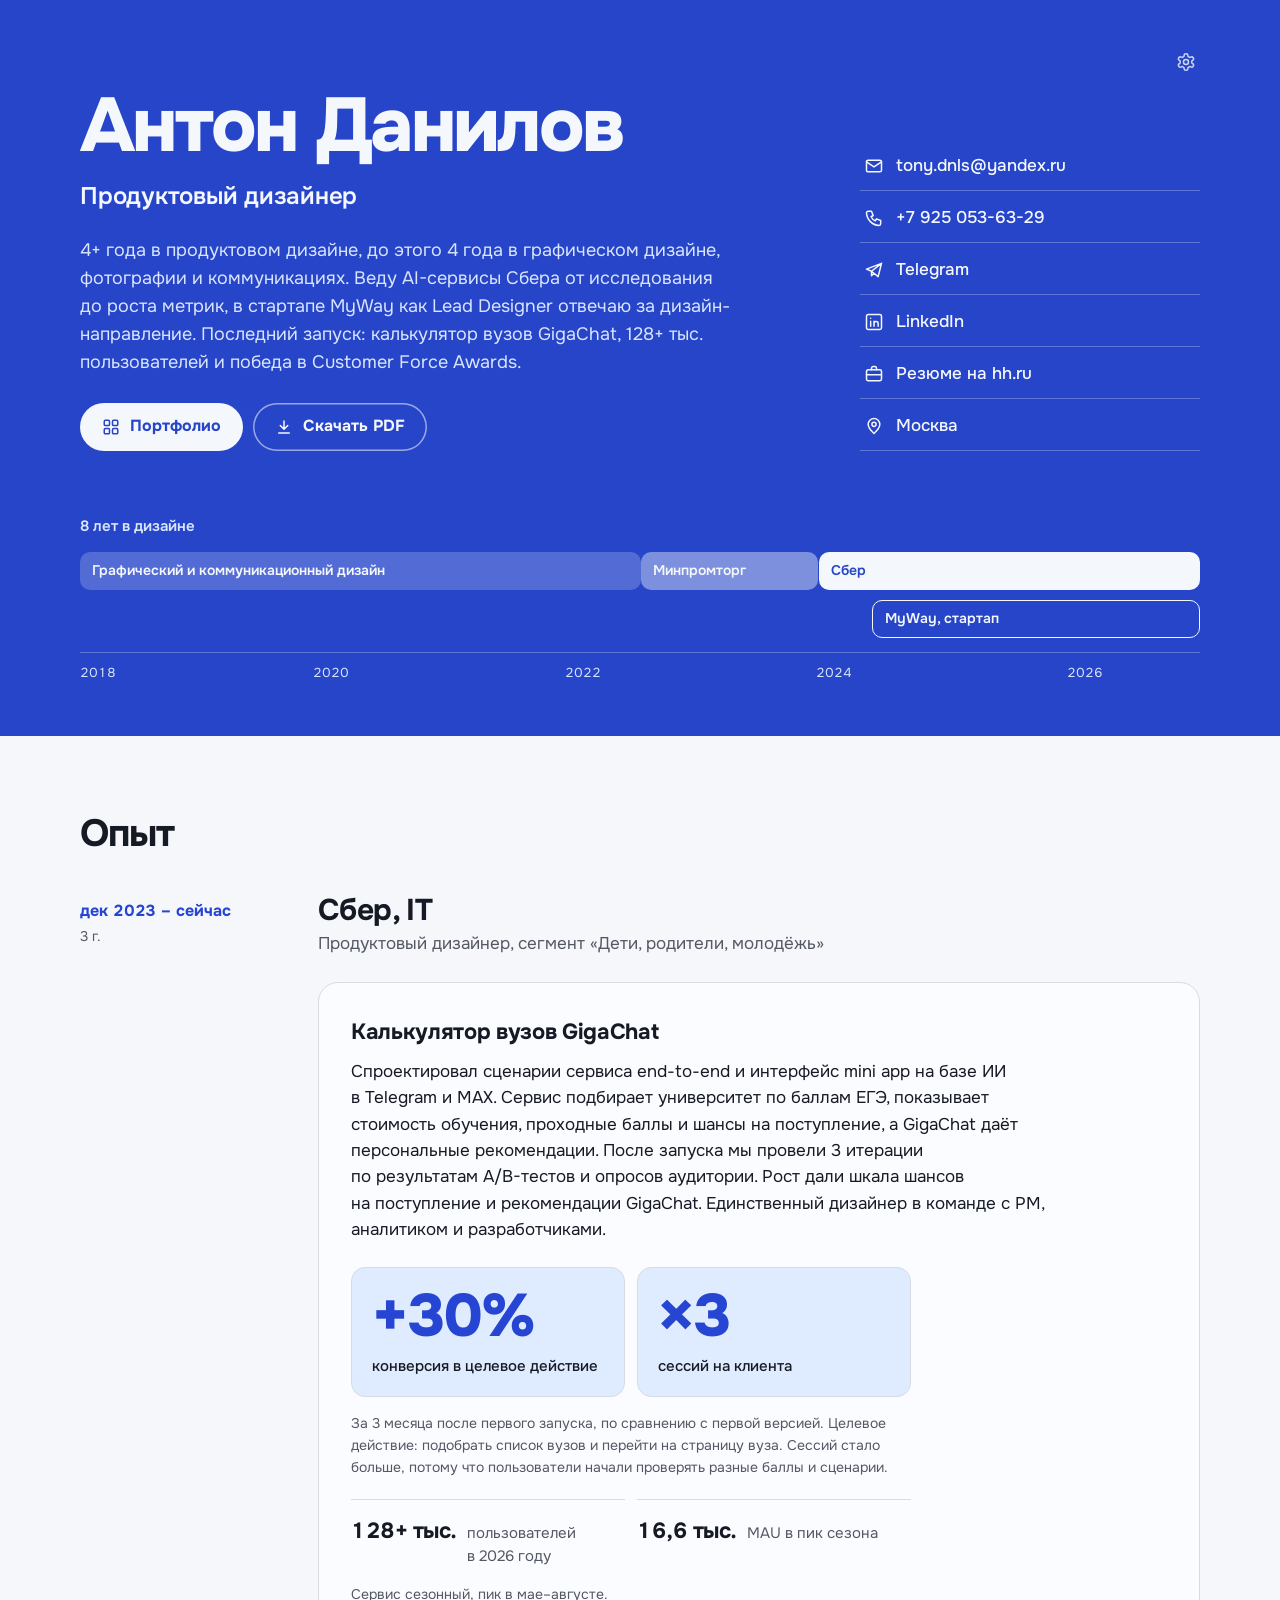
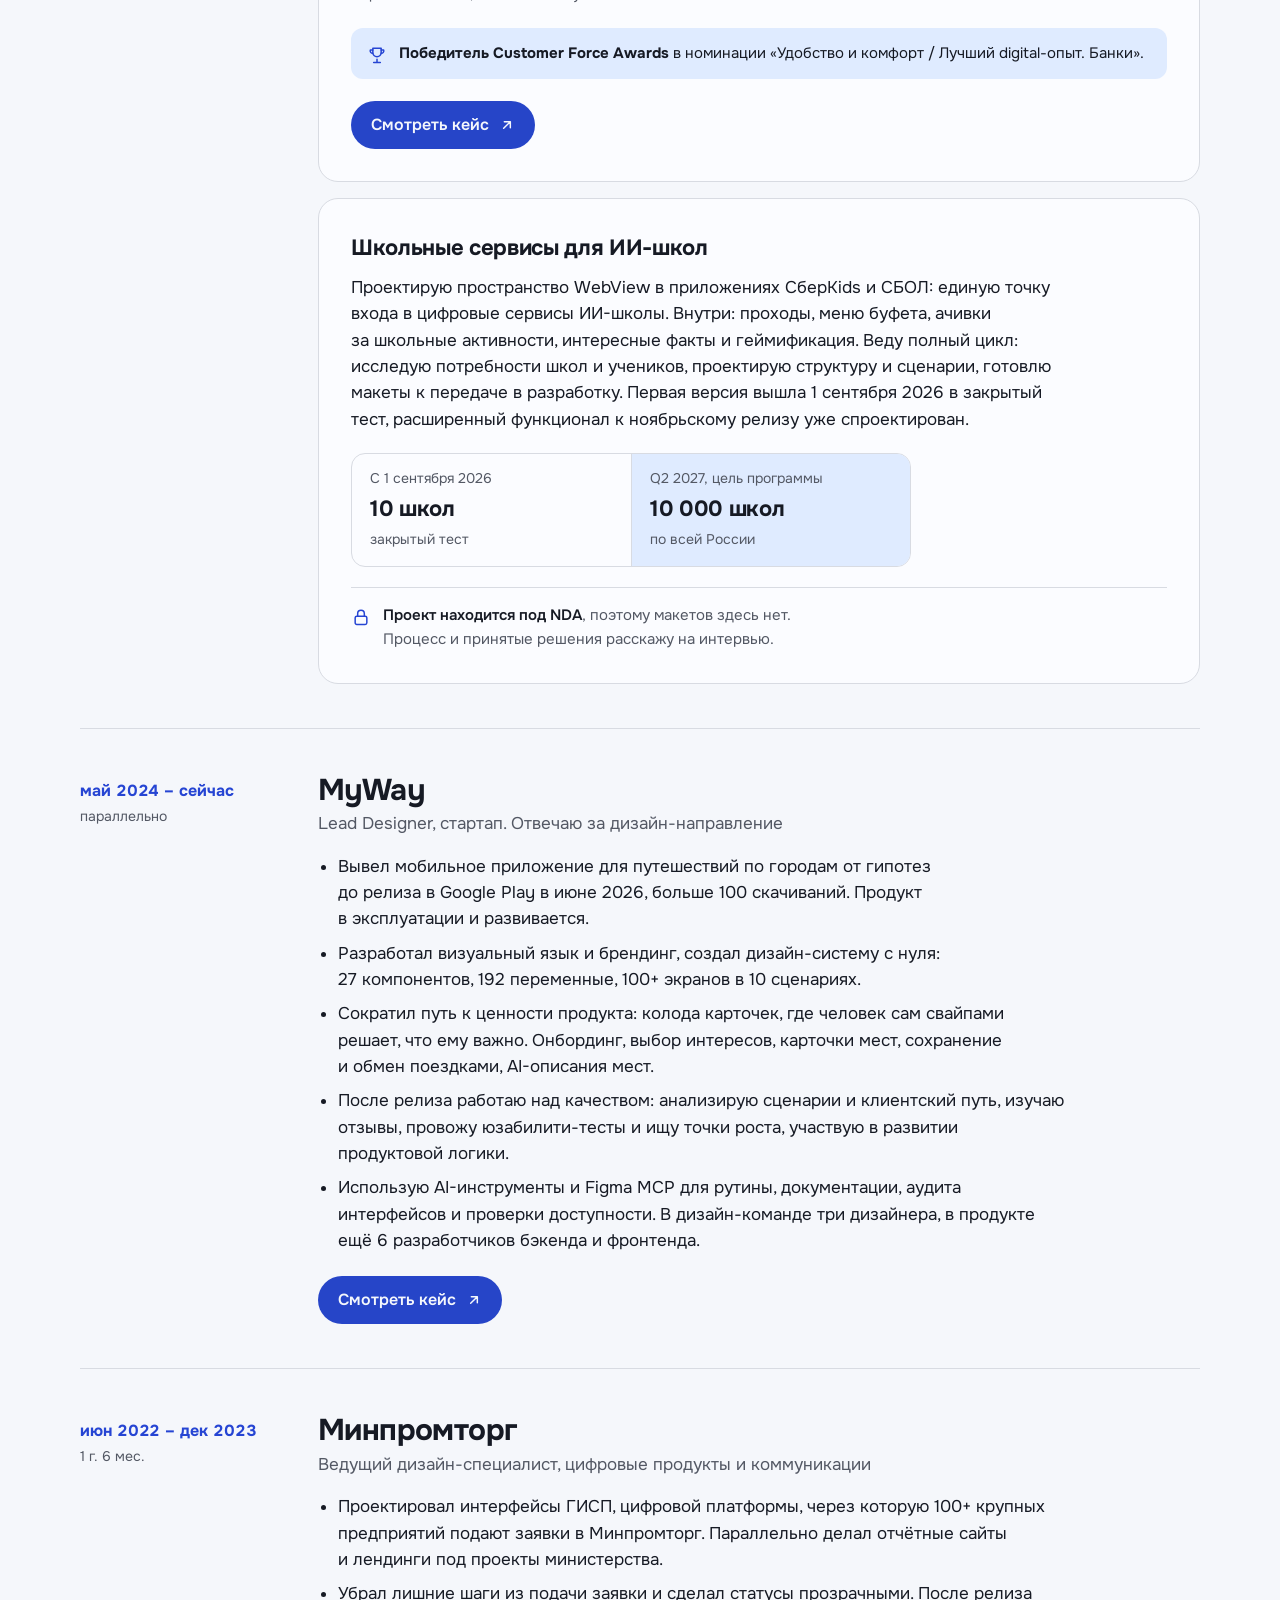
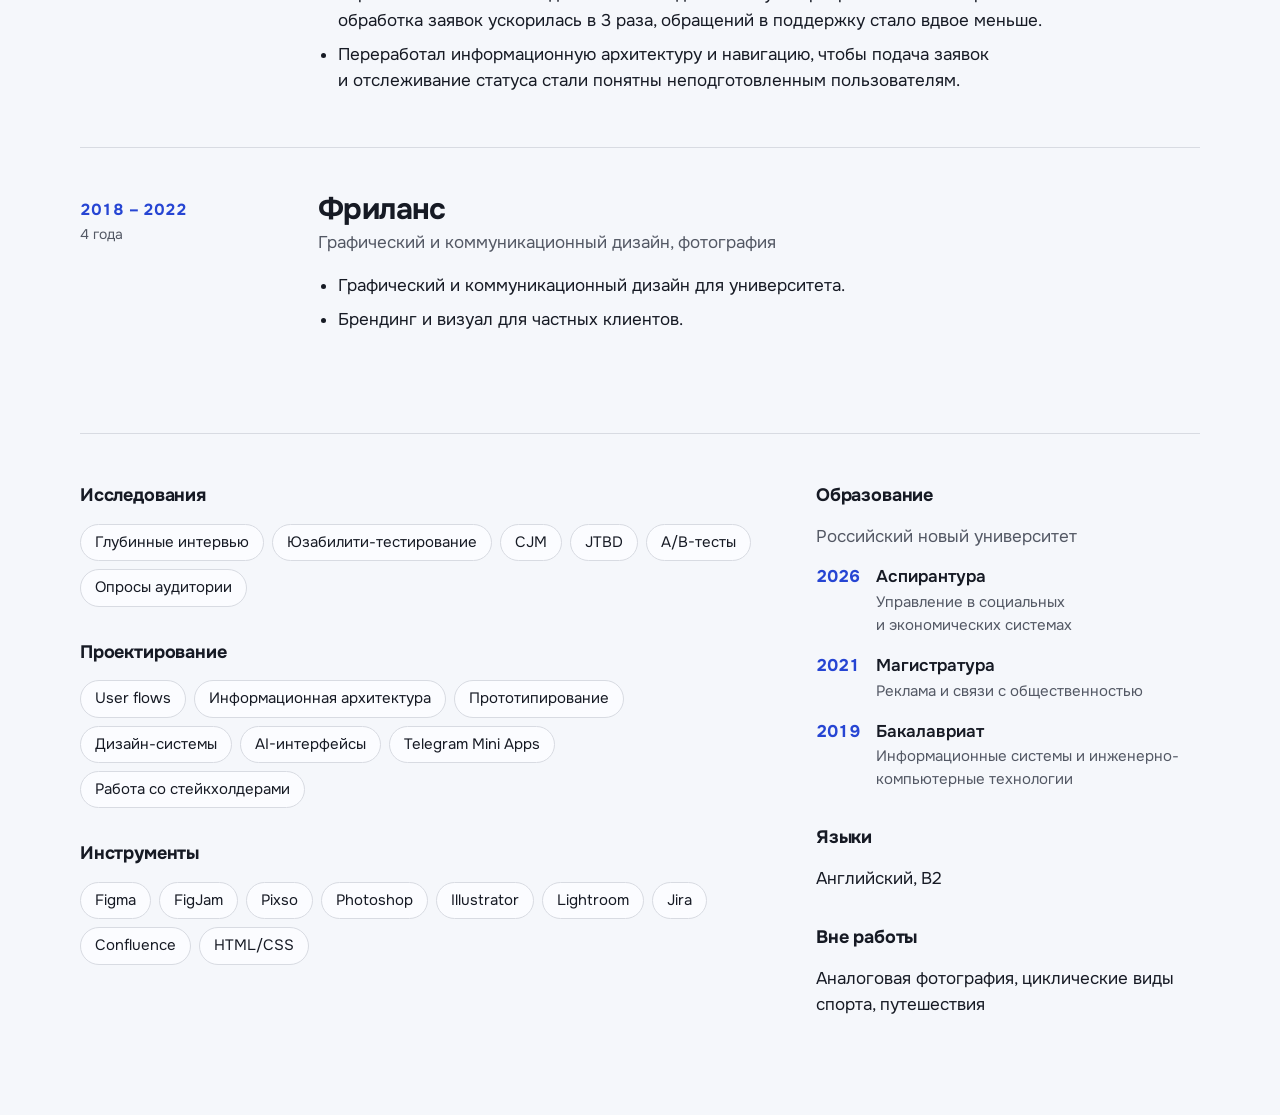
<file: index.html>
<!doctype html>
<html lang="ru">
<head>
<meta charset="utf-8">
<meta name="viewport" content="width=device-width, initial-scale=1">
<title>Антон Данилов, продуктовый дизайнер</title>
<link rel="icon" href="favicon.ico" sizes="32x32">
<link rel="icon" href="favicon.svg" type="image/svg+xml">
<link rel="apple-touch-icon" href="apple-touch-icon.png">
<meta property="og:type" content="profile">
<meta property="og:locale" content="ru_RU">
<meta property="og:site_name" content="Антон Данилов">
<meta property="og:title" content="Антон Данилов, продуктовый дизайнер">
<meta property="og:description" content="Продуктовый дизайнер: 4+ года в продуктовом дизайне, 8 лет в дизайне. AI-сервисы Сбера и стартап MyWay, от исследования до роста метрик.">
<meta property="og:url" content="https://ncc-1701-tony.github.io/MyCV/">
<meta property="og:image" content="https://ncc-1701-tony.github.io/MyCV/og-image.png">
<meta property="og:image:width" content="1200">
<meta property="og:image:height" content="630">
<meta property="og:image:alt" content="Антон Данилов, продуктовый дизайнер">
<meta name="twitter:card" content="summary_large_image">
<meta name="description" content="Продуктовый дизайнер: 4+ года в продуктовом дизайне, 8 лет в дизайне. AI-сервисы Сбера и стартап MyWay, от исследования до роста метрик.">
<link rel="preconnect" href="https://fonts.googleapis.com">
<link rel="preconnect" href="https://fonts.gstatic.com" crossorigin>
<link href="https://fonts.googleapis.com/css2?family=Onest:wght@400;500;600;700;800&display=swap" rel="stylesheet">
<link rel="stylesheet" href="style-switch.css?v=7">
<script>try{var d=document.documentElement,s=localStorage.getItem('cv-style'),t=localStorage.getItem('cv-theme');if(s==='bold')d.setAttribute('data-style','bold');if(t==='light'||t==='dark')d.setAttribute('data-theme',t)}catch(e){}</script>
<script src="style-switch.js?v=7" defer></script>
<style>
/* Scene: рекрутер или нанимающий руководитель смотрит резюме днём на ноутбуке,
   быстро, часто с телефона между встречами. Светлая тема, кобальт как несущий цвет. */
:root{
  --bg:        oklch(97.6% 0.006 267);
  --surface:   oklch(99.2% 0.003 267);
  --ink:       oklch(22% 0.02 267);
  --muted:     oklch(46% 0.02 267);
  --line:      oklch(89% 0.01 267);
  --cobalt:    oklch(46% 0.205 267);
  --cobalt-ink:oklch(47% 0.22 267);   /* кобальт для текста на светлом фоне */
  --cobalt-soft:oklch(94% 0.04 267);
  --on-cobalt: oklch(97.5% 0.008 267);

  --hero-bg:   var(--cobalt);
  --hero-ink:  var(--on-cobalt);
  --hero-muted:oklch(92% 0.04 267);
  --bar-1:     oklch(97.5% 0.008 267 / .22);
  --bar-2:     oklch(97.5% 0.008 267 / .42);
  --bar-3:     var(--on-cobalt);
  --bar-3-ink: var(--hero-bg);   /* текст на белых элементах шапки — цвета самой шапки */

  --font: "Onest", system-ui, -apple-system, "Segoe UI", Roboto, Arial, sans-serif;
  --ease: cubic-bezier(.16,1,.3,1);
}
@media (prefers-color-scheme:dark){
  :root:not([data-theme="light"]){
    --bg:        oklch(17.5% 0.02 267);
    --surface:   oklch(21.5% 0.022 267);
    --ink:       oklch(93% 0.01 267);
    --muted:     oklch(72% 0.02 267);
    --line:      oklch(30% 0.025 267);
    --cobalt-ink:oklch(78% 0.13 267);
    --cobalt-soft:oklch(28% 0.07 267);
  }
}
/* Тема выбрана вручную в настройках (только экран: печать остаётся светлой) */
@media screen{
:root[data-theme="dark"]{color-scheme:dark;
    --bg:        oklch(17.5% 0.02 267);
    --surface:   oklch(21.5% 0.022 267);
    --ink:       oklch(93% 0.01 267);
    --muted:     oklch(72% 0.02 267);
    --line:      oklch(30% 0.025 267);
    --cobalt-ink:oklch(78% 0.13 267);
    --cobalt-soft:oklch(28% 0.07 267);
}
}
:root[data-theme="light"]{color-scheme:light}
*{box-sizing:border-box}
html{-webkit-text-size-adjust:100%}
body{
  margin:0;background:var(--bg);color:var(--ink);
  font-family:var(--font);font-size:17px;line-height:1.55;
  -webkit-font-smoothing:antialiased;
}
a{color:inherit}
/* Переносы: длинный текст без висячих строк, заголовки и подписи сбалансированы.
   Неразрывные пробелы в тексте держат предлоги и числа; автоперенос по слогам выключен. */
p,li,small,.pos{text-wrap:pretty;hyphens:manual}
h1,h2,h3,h4,.role,.pos,.m-main span,.m-note,.rollout span,.edu small,.award p,.nda p{text-wrap:balance}
.contacts a{overflow-wrap:anywhere}
:focus-visible{outline:3px solid var(--cobalt-ink);outline-offset:3px;border-radius:6px}
.hero :focus-visible{outline-color:var(--on-cobalt)}
.wrap{width:min(1120px,100% - 40px);margin-inline:auto}
svg{flex:none}

/* ---------- Hero: кобальт несёт поверхность ---------- */
.hero{position:relative;background:var(--hero-bg);color:var(--hero-ink);padding:clamp(40px,7vw,88px) 0 clamp(32px,5vw,56px)}

.hero-top{display:grid;grid-template-columns:minmax(0,7fr) minmax(0,4fr);gap:40px 64px;align-items:end}
.hero h1{
  margin:0;font-weight:800;letter-spacing:-0.035em;line-height:1;
  font-size:clamp(40px,6.4vw,76px);
}
.hero .role{margin:14px 0 0;font-size:clamp(19px,2.2vw,24px);font-weight:600;letter-spacing:-0.01em}
.hero .lead{margin:22px 0 0;max-width:58ch;color:var(--hero-muted);font-size:clamp(16px,1.5vw,18px)}
.contacts{margin:0;padding:0;list-style:none;display:grid;gap:4px;justify-self:end;width:100%;max-width:340px}
.contacts a,.contacts span{
  display:flex;align-items:center;gap:12px;min-height:48px;padding:0 4px;
  text-decoration:none;font-weight:500;font-size:17px;
  border-bottom:1px solid oklch(97.5% 0.008 267 / .28);
}
.contacts a:hover{border-bottom-color:var(--on-cobalt)}
.btn-hero{
  display:inline-flex;align-items:center;gap:10px;min-height:48px;margin-top:26px;padding:0 22px;border-radius:999px;
  background:var(--on-cobalt);color:var(--bar-3-ink);font-weight:700;font-size:16px;text-decoration:none;
  transition:transform .25s var(--ease),box-shadow .25s var(--ease);
}
.btn-hero:hover{box-shadow:0 0 0 4px oklch(97.5% 0.008 267 / .25)}
.btn-hero:active{transform:translateY(1px) scale(.985)}
.hero-actions{display:flex;flex-wrap:wrap;gap:10px;margin-top:26px}
.hero-actions .btn-hero{margin-top:0}
.btn-hero-ghost{background:transparent;color:var(--hero-ink);box-shadow:inset 0 0 0 1.5px oklch(97.5% 0.008 267 / .55)}
.btn-hero-ghost:hover{box-shadow:inset 0 0 0 1.5px var(--on-cobalt)}

.career{margin-top:clamp(36px,5vw,64px)}
.career h2{margin:0 0 14px;font-size:15px;font-weight:600;color:var(--hero-muted)}
.track{position:relative;height:100px}
.seg{
  position:absolute;height:38px;border-radius:10px;padding:0 12px;
  display:flex;align-items:center;font-size:14px;font-weight:600;white-space:nowrap;overflow:hidden;
  transform-origin:left center;animation:grow .9s var(--ease) both;
}
.seg.a{left:0;width:50.1%;top:0;background:var(--bar-1);animation-delay:.05s}
.seg.b{left:50.1%;width:15.8%;top:0;background:var(--bar-2);animation-delay:.25s}
.seg.c{left:66%;width:34%;top:0;background:var(--bar-3);color:var(--bar-3-ink);animation-delay:.45s}
.seg.d{left:70.7%;width:29.3%;top:48px;border:1.5px solid var(--on-cobalt);animation-delay:.65s}
.seg .short{display:none}
.axis{position:relative;height:28px;border-top:1px solid oklch(97.5% 0.008 267 / .28);font-size:13px;color:var(--hero-muted);font-variant-numeric:tabular-nums}
/* Шкала: янв 2018 = 0%, дек 2026 = 100% (107 мес.), год ≈ 11,21% */
.axis span{position:absolute;top:10px;transform:translateX(-50%)}
.axis span:first-child{transform:none}
@keyframes grow{from{transform:scaleX(0);opacity:.3}to{transform:scaleX(1);opacity:1}}
@media (prefers-reduced-motion:reduce){.seg{animation:none}}

/* ---------- Experience ledger ---------- */
main{padding:clamp(44px,6vw,80px) 0 0}
.section-title{margin:0 0 clamp(24px,3vw,40px);font-size:clamp(28px,3.4vw,38px);font-weight:700;letter-spacing:-0.025em;line-height:1.1}
.job{
  display:grid;grid-template-columns:190px minmax(0,1fr);gap:8px 48px;
  padding:clamp(28px,3.5vw,44px) 0;border-top:1px solid var(--line);
}
.job:first-of-type{border-top:0;padding-top:0}
.when{padding-top:6px}
.when b{display:block;color:var(--cobalt-ink);font-weight:700;font-size:16px;font-variant-numeric:tabular-nums;letter-spacing:-0.005em}
.when span{display:block;margin-top:2px;color:var(--muted);font-size:14px}
.job h3{margin:0;font-size:clamp(24px,2.6vw,30px);letter-spacing:-0.02em;font-weight:700;line-height:1.15}
.pos{margin:4px 0 0;color:var(--muted)}
.job ul.plain{margin:16px 0 0;padding-left:20px}
.job ul.plain li{margin:8px 0;max-width:66ch}
.ext{margin:16px 0 0}
.ext a{color:var(--cobalt-ink);font-weight:600;text-underline-offset:4px}

/* case blocks */
.case{margin-top:24px;background:var(--surface);border:1px solid var(--line);border-radius:20px;padding:clamp(20px,3vw,32px)}
.case + .case{margin-top:16px}
.case h4{margin:0;font-size:clamp(19px,2vw,22px);letter-spacing:-0.015em;font-weight:700}
.case p{margin:10px 0 0;max-width:66ch}

.metrics{margin-top:24px;display:grid;grid-template-columns:repeat(2,minmax(0,1fr));gap:12px;max-width:560px}
/* Главные цифры — в карточках того же семейства, что .award и .rollout: подпись читается рядом с крупной цифрой */
.m-main{padding:18px 20px 20px;border-radius:14px;background:var(--cobalt-soft);border:1px solid var(--line)}
.metrics .m-sub{margin-top:8px}
.m-main b{display:block;font-size:clamp(44px,5.4vw,60px);line-height:1;font-weight:800;letter-spacing:-0.04em;color:var(--cobalt-ink);font-variant-numeric:tabular-nums}
.m-main span{display:block;margin-top:10px;font-size:15px;font-weight:500;line-height:1.35;color:var(--ink);max-width:26ch}
.m-note{grid-column:1/-1;margin:4px 0 0!important;font-size:14px;color:var(--muted)}
.m-sub{display:flex;gap:10px;align-items:baseline;padding-top:14px;border-top:1px solid var(--line);font-size:15px;color:var(--muted)}
.m-sub b{font-size:22px;font-weight:700;letter-spacing:-0.02em;color:var(--ink);font-variant-numeric:tabular-nums;white-space:nowrap}

.award{margin-top:22px;display:flex;gap:12px;align-items:flex-start;padding:14px 16px;border-radius:12px;background:var(--cobalt-soft)}
.award svg{margin-top:3px;color:var(--cobalt-ink)}
.award p{margin:0;font-size:15px;max-width:none}

.actions{margin-top:22px;display:flex;flex-wrap:wrap;gap:12px 24px;align-items:center}
.btn{
  display:inline-flex;align-items:center;gap:10px;min-height:48px;padding:0 20px;border-radius:999px;
  background:var(--cobalt);color:var(--on-cobalt);font-weight:600;font-size:16px;text-decoration:none;
  transition:transform .25s var(--ease),background-color .2s;
}
.btn:hover{background:oklch(40% 0.19 267)}
.btn:active{transform:translateY(1px) scale(.985)}
.link{display:inline-flex;align-items:center;gap:6px;color:var(--cobalt-ink);font-weight:600;font-size:16px;text-underline-offset:4px}

.rollout{display:grid;grid-template-columns:1fr 1fr;margin-top:20px;max-width:560px;border:1px solid var(--line);border-radius:14px;overflow:hidden}
.rollout div{padding:14px 18px}
.rollout div + div{background:var(--cobalt-soft);border-left:1px solid var(--line)}
.rollout small{display:block;color:var(--muted);font-size:14px}
.rollout b{display:block;font-size:22px;letter-spacing:-0.015em;margin-top:2px}
.rollout span{font-size:14px;color:var(--muted)}

.job > div > .nda{max-width:66ch}
.nda{margin-top:20px;padding-top:16px;border-top:1px solid var(--line);display:flex;gap:12px;align-items:flex-start;color:var(--muted)}
.nda svg{margin-top:3px;color:var(--cobalt-ink)}
.nda p{margin:0;font-size:15px;max-width:62ch}
.nda b{color:var(--ink);font-weight:600}


/* ---------- Skills and education ---------- */
.more{padding:clamp(24px,4vw,48px) 0 clamp(56px,8vw,96px)}
.more-grid{display:grid;grid-template-columns:minmax(0,7fr) minmax(0,4fr);gap:40px 64px;border-top:1px solid var(--line);padding-top:clamp(32px,4vw,48px)}
.more h2{margin:0 0 14px;font-size:18px;font-weight:700;letter-spacing:-0.01em}
.more section + section{margin-top:32px}
.tags{display:flex;flex-wrap:wrap;gap:8px;margin:0;padding:0;list-style:none}
.tags li{padding:6px 14px;border-radius:999px;background:var(--surface);border:1px solid var(--line);font-size:15px}
.tools{margin:0;font-size:17px;max-width:48ch}
.edu{margin:0;padding:0;list-style:none;display:grid;gap:16px}
.edu li{display:grid;grid-template-columns:48px 1fr;gap:12px}
.edu .y{color:var(--cobalt-ink);font-weight:700;font-variant-numeric:tabular-nums}
.edu b{display:block;font-weight:600}
.edu small{display:block;font-size:15px;color:var(--muted)}
.uni{margin:0 0 14px;color:var(--muted)}
.more p.plain{margin:0}

/* ---------- Плавающая кнопка: появляется, когда шапка ушла из вида ---------- */
.float{position:fixed;z-index:10;right:max(20px,calc(env(safe-area-inset-right,0px) + 16px));bottom:max(20px,calc(env(safe-area-inset-bottom,0px) + 16px));
  display:inline-flex;align-items:center;gap:8px;min-height:48px;padding:0 16px 0 20px;border-radius:999px;
  background:var(--cobalt);color:var(--on-cobalt);font-weight:600;font-size:16px;text-decoration:none;
  box-shadow:0 6px 20px oklch(30% 0.12 267 / .28);
  transition:opacity .3s var(--ease),transform .3s var(--ease),visibility .3s,background-color .2s}
.float:hover{background:oklch(40% 0.19 267)}
.float.is-hidden{opacity:0;visibility:hidden;transform:translateY(12px)}
@media (prefers-reduced-motion:reduce){.float{transition:none}}

/* ---------- Стиль «Кирпич» (тестовый): белый фон, кирпичная шапка #B83822 ----------
   Включается переключателем в шапке, html[data-style="bold"]. Кирпичные только шапка и цифры,
   кнопки, подписи и ссылки чёрные.
   Только для экрана: печать и PDF остаются как были. */
@media screen{
  html[data-style="bold"]{
    color-scheme:light;
    --bg:        #fff;
    --surface:   oklch(98.5% 0.003 32);
    --ink:       oklch(22% 0.02 32);
    --muted:     oklch(46% 0.02 32);
    --line:      oklch(90% 0.012 32);
    --brick:     #9f2a16;
    --cobalt:    oklch(22% 0.02 32);     /* кнопки: чёрные */
    --cobalt-ink:oklch(22% 0.02 32);     /* подписи, ссылки, теги, иконки: чёрные */
    --cobalt-soft:oklch(96.5% 0.004 32);
    --on-cobalt: #fff;
    --hover:     oklch(34% 0.02 32);
    --btn-ink:   #fff;
    --num:       var(--brick);
    --hero-bg:   var(--brick);
    --hero-ink:  var(--on-cobalt);
    --hero-muted:oklch(93% 0.03 32);
    --bar-1:     rgb(255 255 255 / .22);
    --bar-2:     rgb(255 255 255 / .42);
    --bar-3:     #fff;
  }
  /* Кирпичным остаются только цифры, всё остальное чёрное */
  html[data-style="bold"] .when b,
  html[data-style="bold"] .m-main b,
  html[data-style="bold"] .m-sub b,
  html[data-style="bold"] .rollout b,
  html[data-style="bold"] .edu .y{color:var(--num)}
  html[data-style="bold"] .contacts a,
  html[data-style="bold"] .contacts span,
  html[data-style="bold"] .axis{border-color:rgb(255 255 255 / .32)}
  html[data-style="bold"] .contacts a:hover{border-bottom-color:#fff}
  html[data-style="bold"] .btn-hero:hover{box-shadow:0 0 0 4px rgb(255 255 255 / .25)}
  html[data-style="bold"] .btn-hero-ghost{box-shadow:inset 0 0 0 1.5px rgb(255 255 255 / .6)}
  html[data-style="bold"] .btn-hero-ghost:hover{box-shadow:inset 0 0 0 1.5px #fff}
  html[data-style="bold"] .btn,
  html[data-style="bold"] .float{color:var(--btn-ink)}
  html[data-style="bold"] .btn:hover,
  html[data-style="bold"] .float:hover{background:var(--hover)}
  html[data-style="bold"] .float{box-shadow:0 6px 20px oklch(20% 0.02 32 / .28)}
}

/* «Кирпич» в тёмной теме: тёплый графит, светлые кнопки и подписи, цифры светлым кирпичом (на тёмном фоне #B83822 не читается) */
@media screen and (prefers-color-scheme:dark){
  html[data-style="bold"]:not([data-theme="light"]){
    color-scheme:dark;
    --bg:        oklch(16.5% 0.01 32);
    --surface:   oklch(20.5% 0.012 32);
    --ink:       oklch(93% 0.008 32);
    --muted:     oklch(72% 0.012 32);
    --line:      oklch(29% 0.014 32);
    --cobalt:    oklch(93% 0.008 32);    /* кнопки: светлые */
    --cobalt-ink:oklch(93% 0.008 32);
    --cobalt-soft:oklch(25% 0.012 32);
    --btn-ink:   oklch(17% 0.01 32);
    --hover:     oklch(84% 0.008 32);
    --num:       oklch(72% 0.14 32);
    --hero-bg:   var(--brick);
  }
}
@media screen{
  html[data-style="bold"][data-theme="dark"]{
    color-scheme:dark;
    --bg:        oklch(16.5% 0.01 32);
    --surface:   oklch(20.5% 0.012 32);
    --ink:       oklch(93% 0.008 32);
    --muted:     oklch(72% 0.012 32);
    --line:      oklch(29% 0.014 32);
    --cobalt:    oklch(93% 0.008 32);    /* кнопки: светлые */
    --cobalt-ink:oklch(93% 0.008 32);
    --cobalt-soft:oklch(25% 0.012 32);
    --btn-ink:   oklch(17% 0.01 32);
    --hover:     oklch(84% 0.008 32);
    --num:       oklch(72% 0.14 32);
    --hero-bg:   var(--brick);
  }
}

/* ---------- Responsive ---------- */
@media (max-width:860px){
  .hero-top{grid-template-columns:1fr;align-items:start}
  .contacts{justify-self:start;max-width:none}
  .job{grid-template-columns:1fr;gap:4px}
  .when{display:flex;gap:10px;align-items:baseline;padding-top:0;margin-bottom:6px}
  .when span{margin:0}
  .more-grid{grid-template-columns:1fr}
  .seg .full{display:none}
  .seg .short{display:inline}
  .seg{font-size:12px;padding:0 8px}
  .track{height:92px}
  .seg.d{top:46px}
}
@media (max-width:520px){
  body{font-size:16px}
  .metrics{gap:10px}
  .m-main{padding:14px 14px 16px}
  .m-main b{font-size:clamp(32px,10vw,40px)}
  .m-main span{font-size:14px}
  .m-sub{flex-direction:column;gap:2px}
  .rollout{grid-template-columns:1fr}
  .rollout div + div{border-left:0;border-top:1px solid var(--line)}
}

/* ---------- Print / PDF ---------- */
@page{size:A4;margin:12mm}
@media print{
  :root{
    --bg:#fff;--surface:#fff;--ink:#111;--muted:#444;--line:#cfcfcf;--cobalt-ink:#1f36c9;--cobalt-soft:#eef0ff;
    --hero-bg:transparent;--hero-ink:#111;--hero-muted:#444;
    --bar-1:#e4e4e4;--bar-2:#bdbdbd;--bar-3:#1f36c9;--bar-3-ink:#fff;
  }
  body{font-size:10.5pt;background:#fff}
  .hero{padding:0 0 10mm}
  .hero h1{font-size:34pt}
  .contacts a,.contacts span{border-bottom-color:#cfcfcf;min-height:0;padding:2px 0}
  .seg.d{border-color:#1f36c9}
  .axis,.career h2{color:#444;border-color:#cfcfcf}
  .seg,.award,.rollout div,.m-main,.case{-webkit-print-color-adjust:exact;print-color-adjust:exact}
  .seg{animation:none}
  .job,.case{break-inside:avoid}
  .btn,.btn-hero{background:none;color:#1f36c9;border:1px solid #1f36c9}
  main{padding-top:8mm}
  .float,.btn-hero-ghost{display:none}
}
</style>
</head>
<body>

<header class="hero">
  <div class="settings">
    <button type="button" class="settings-btn" aria-expanded="false" aria-controls="settings-panel" aria-label="Настройки сайта" title="Настройки"><svg width="20" height="20" viewBox="0 0 24 24" fill="none" stroke="currentColor" stroke-width="1.8" stroke-linecap="round" stroke-linejoin="round" aria-hidden="true"><path d="M12.22 2h-.44a2 2 0 0 0-2 2v.18a2 2 0 0 1-1 1.73l-.43.25a2 2 0 0 1-2 0l-.15-.08a2 2 0 0 0-2.73.73l-.22.38a2 2 0 0 0 .73 2.73l.15.1a2 2 0 0 1 1 1.72v.51a2 2 0 0 1-1 1.74l-.15.09a2 2 0 0 0-.73 2.73l.22.38a2 2 0 0 0 2.73.73l.15-.08a2 2 0 0 1 2 0l.43.25a2 2 0 0 1 1 1.73V20a2 2 0 0 0 2 2h.44a2 2 0 0 0 2-2v-.18a2 2 0 0 1 1-1.73l.43-.25a2 2 0 0 1 2 0l.15.08a2 2 0 0 0 2.73-.73l.22-.39a2 2 0 0 0-.73-2.73l-.15-.08a2 2 0 0 1-1-1.74v-.5a2 2 0 0 1 1-1.74l.15-.09a2 2 0 0 0 .73-2.73l-.22-.38a2 2 0 0 0-2.73-.73l-.15.08a2 2 0 0 1-2 0l-.43-.25a2 2 0 0 1-1-1.73V4a2 2 0 0 0-2-2z"/><circle cx="12" cy="12" r="3"/></svg></button>
    <div class="settings-panel" id="settings-panel" hidden>
      <p id="set-color">Цвет</p>
      <div class="seg-ctl" role="group" aria-labelledby="set-color"><button type="button" data-set-style="blue" aria-pressed="true"><i class="sw-blue"></i>Синий</button><button type="button" data-set-style="bold" aria-pressed="false"><i class="sw-bold"></i>Кирпич</button></div>
      <p id="set-theme">Тема</p>
      <div class="seg-ctl" role="group" aria-labelledby="set-theme"><button type="button" data-set-theme="auto" aria-pressed="true">Авто</button><button type="button" data-set-theme="light" aria-pressed="false">Светлая</button><button type="button" data-set-theme="dark" aria-pressed="false">Тёмная</button></div>
    </div>
  </div>
  <div class="wrap">
    <div class="hero-top">
      <div>
        <h1>Антон Данилов</h1>
        <p class="role">Продуктовый дизайнер</p>
        <p class="lead">4+ года в продуктовом дизайне, до этого 4 года в графическом дизайне, фотографии и коммуникациях. Веду AI-сервисы Сбера от исследования до роста метрик, в стартапе MyWay как Lead Designer отвечаю за дизайн-направление. Последний запуск: калькулятор вузов GigaChat, 128+ тыс. пользователей и победа в Customer Force Awards.</p>
        <div class="hero-actions">
        <a class="btn-hero" href="portfolio.html">
          <svg width="18" height="18" viewBox="0 0 24 24" fill="none" stroke="currentColor" stroke-width="2" stroke-linecap="round" stroke-linejoin="round" aria-hidden="true"><rect x="3" y="3" width="7" height="7" rx="1.5"/><rect x="14" y="3" width="7" height="7" rx="1.5"/><rect x="3" y="14" width="7" height="7" rx="1.5"/><rect x="14" y="14" width="7" height="7" rx="1.5"/></svg>
          Портфолио
        </a>
        <a class="btn-hero btn-hero-ghost" href="Anton_Danilov_CV.pdf" download>
          <svg width="18" height="18" viewBox="0 0 24 24" fill="none" stroke="currentColor" stroke-width="2" stroke-linecap="round" stroke-linejoin="round" aria-hidden="true"><path d="M12 4v11M7 10l5 5 5-5M5 20h14"/></svg>
          Скачать PDF
        </a>
        </div>
      </div>

      <ul class="contacts">
        <li>
          <a href="mailto:tony.dnls@yandex.ru">
            <svg width="20" height="20" viewBox="0 0 24 24" fill="none" stroke="currentColor" stroke-width="1.8" stroke-linecap="round" stroke-linejoin="round" aria-hidden="true"><rect x="3" y="5" width="18" height="14" rx="2"/><path d="m3 7 9 6 9-6"/></svg>
            tony.dnls@yandex.ru
          </a>
        </li>
        <li>
          <a href="tel:+79250536329">
            <svg width="20" height="20" viewBox="0 0 24 24" fill="none" stroke="currentColor" stroke-width="1.8" stroke-linecap="round" stroke-linejoin="round" aria-hidden="true"><path d="M5 4h4l2 5-2.5 1.5a11 11 0 0 0 5 5L15 13l5 2v4a2 2 0 0 1-2 2A16 16 0 0 1 3 6a2 2 0 0 1 2-2z"/></svg>
            +7 925 053-63-29
          </a>
        </li>
        <li>
          <a href="https://t.me/Tony_Wwide" target="_blank" rel="noopener">
            <svg width="20" height="20" viewBox="0 0 24 24" fill="none" stroke="currentColor" stroke-width="1.8" stroke-linecap="round" stroke-linejoin="round" aria-hidden="true"><path d="M21 4 3 11l6 2.5M21 4l-4 16-8-6.5M21 4 9 13.5V19l3-3"/></svg>
            Telegram
          </a>
        </li>
        <li>
          <a href="https://www.linkedin.com/in/%D0%B0%D0%BD%D1%82%D0%BE%D0%BD-%D0%B4%D0%B0%D0%BD%D0%B8%D0%BB%D0%BE%D0%B2-a34216449/" target="_blank" rel="noopener">
            <svg width="20" height="20" viewBox="0 0 24 24" fill="none" stroke="currentColor" stroke-width="1.8" stroke-linecap="round" stroke-linejoin="round" aria-hidden="true"><rect x="3" y="3" width="18" height="18" rx="2"/><path d="M8 11v6M8 7.5v.01M12 17v-6M12 14a2.5 2.5 0 0 1 5 0v3"/></svg>
            LinkedIn
          </a>
        </li>
        <li>
          <a href="https://hh.ru/resume/4c7c6559ff084a51260039ed1f724e4e436a34" target="_blank" rel="noopener">
            <svg width="20" height="20" viewBox="0 0 24 24" fill="none" stroke="currentColor" stroke-width="1.8" stroke-linecap="round" stroke-linejoin="round" aria-hidden="true"><rect x="3" y="7" width="18" height="13" rx="2"/><path d="M9 7V5a2 2 0 0 1 2-2h2a2 2 0 0 1 2 2v2M3 13h18"/></svg>
            Резюме на hh.ru
          </a>
        </li>
        <li>
          <span>
            <svg width="20" height="20" viewBox="0 0 24 24" fill="none" stroke="currentColor" stroke-width="1.8" stroke-linecap="round" stroke-linejoin="round" aria-hidden="true"><path d="M12 21s7-6.2 7-11a7 7 0 1 0-14 0c0 4.8 7 11 7 11z"/><circle cx="12" cy="10" r="2.5"/></svg>
            Москва
          </span>
        </li>
      </ul>
    </div>

    <div class="career" role="img" aria-label="Карьера с 2018 года: графический и коммуникационный дизайн 2018–2022, Минпромторг 2022–2023, Сбер с декабря 2023 по настоящее время, параллельно проект MyWay с 2024 года">
      <h2>8 лет в дизайне</h2>
      <div class="track">
        <div class="seg a"><span class="full">Графический и коммуникационный дизайн</span><span class="short">Графдизайн</span></div>
        <div class="seg b"><span class="full">Минпромторг</span><span class="short">МПТ</span></div>
        <div class="seg c">Сбер</div>
        <div class="seg d"><span class="full">MyWay, стартап</span><span class="short">MyWay</span></div>
      </div>
      <div class="axis" aria-hidden="true"><span style="left:0">2018</span><span style="left:22.4%">2020</span><span style="left:44.9%">2022</span><span style="left:67.3%">2024</span><span style="left:89.7%">2026</span></div>
    </div>
  </div>
</header>

<main>
  <div class="wrap">
    <h2 class="section-title">Опыт</h2>

    <article class="job">
      <div class="when"><b>дек 2023 – сейчас</b><span data-since="2023-12">2 г. 10 мес.</span></div>
      <div>
        <h3>Сбер, IT</h3>
        <p class="pos">Продуктовый дизайнер, сегмент «Дети, родители, молодёжь»</p>

        <section class="case" aria-labelledby="case-gc">
          <h4 id="case-gc">Калькулятор вузов GigaChat</h4>
          <p>Спроектировал сценарии сервиса end-to-end и интерфейс mini app на базе ИИ в Telegram и MAX. Сервис подбирает университет по баллам ЕГЭ, показывает стоимость обучения, проходные баллы и шансы на поступление, а GigaChat даёт персональные рекомендации. После запуска мы провели 3 итерации по результатам A/B-тестов и опросов аудитории. Рост дали шкала шансов на поступление и рекомендации GigaChat. Единственный дизайнер в команде с PM, аналитиком и разработчиками.</p>

          <div class="metrics">
            <div class="m-main"><b>+30%</b><span>конверсия в целевое действие</span></div>
            <div class="m-main"><b>×3</b><span>сессий на клиента</span></div>
            <p class="m-note">За 3 месяца после первого запуска, по сравнению с первой версией. Целевое действие: подобрать список вузов и перейти на страницу вуза. Сессий стало больше, потому что пользователи начали проверять разные баллы и сценарии.</p>
            <div class="m-sub"><b>128+ тыс.</b><span>пользователей в 2026 году</span></div>
            <div class="m-sub"><b>16,6 тыс.</b><span>MAU в пик сезона</span></div>
            <p class="m-note">Сервис сезонный, пик в мае–августе.</p>
          </div>

          <div class="award">
            <svg width="20" height="20" viewBox="0 0 24 24" fill="none" stroke="currentColor" stroke-width="1.8" stroke-linecap="round" stroke-linejoin="round" aria-hidden="true"><path d="M8 21h8M12 17v4M7 4h10v5a5 5 0 0 1-10 0V4z"/><path d="M7 6H4a3 3 0 0 0 3 4M17 6h3a3 3 0 0 1-3 4"/></svg>
            <p><b>Победитель Customer Force Awards</b> в номинации «Удобство и комфорт / Лучший digital-опыт. Банки».</p>
          </div>

          <div class="actions">
            <a class="btn" href="case-gigachat.html" target="_blank" rel="noopener">
              Смотреть кейс
              <svg width="16" height="16" viewBox="0 0 24 24" fill="none" stroke="currentColor" stroke-width="2.2" stroke-linecap="round" stroke-linejoin="round" aria-hidden="true"><path d="M7 17 17 7M8 7h9v9"/></svg>
            </a>
          </div>
        </section>

        <section class="case" aria-labelledby="case-school">
          <h4 id="case-school">Школьные сервисы для ИИ-школ</h4>
          <p>Проектирую пространство WebView в приложениях СберKids и СБОЛ: единую точку входа в цифровые сервисы ИИ-школы. Внутри: проходы, меню буфета, ачивки за школьные активности, интересные факты и геймификация. Веду полный цикл: исследую потребности школ и учеников, проектирую структуру и сценарии, готовлю макеты к передаче в разработку. Первая версия вышла 1 сентября 2026 в закрытый тест, расширенный функционал к ноябрьскому релизу уже спроектирован.</p>
          <div class="rollout" aria-label="Запуск">
            <div><small>С 1 сентября 2026</small><b>10 школ</b><span>закрытый тест</span></div>
            <div><small>Q2 2027, цель программы</small><b>10 000 школ</b><span>по всей России</span></div>
          </div>
          <div class="nda">
            <svg width="20" height="20" viewBox="0 0 24 24" fill="none" stroke="currentColor" stroke-width="1.8" stroke-linecap="round" stroke-linejoin="round" aria-hidden="true"><rect x="5" y="11" width="14" height="10" rx="2"/><path d="M8 11V8a4 4 0 0 1 8 0v3"/></svg>
            <p><b>Проект находится под NDA</b>, поэтому макетов здесь нет. Процесс и принятые решения расскажу на интервью.</p>
          </div>
        </section>
      </div>
    </article>

    <article class="job">
      <div class="when"><b>май 2024 – сейчас</b><span>параллельно</span></div>
      <div>
        <h3>MyWay</h3>
        <p class="pos">Lead Designer, стартап. Отвечаю за дизайн-направление</p>
        <ul class="plain">
          <li>Вывел мобильное приложение для путешествий по городам от гипотез до релиза в Google Play в июне 2026, больше 100 скачиваний. Продукт в эксплуатации и развивается.</li>
          <li>Разработал визуальный язык и брендинг, создал дизайн-систему с нуля: 27 компонентов, 192 переменные, 100+ экранов в 10 сценариях.</li>
          <li>Сократил путь к ценности продукта: колода карточек, где человек сам свайпами решает, что ему важно. Онбординг, выбор интересов, карточки мест, сохранение и обмен поездками, AI-описания мест.</li>
          <li>После релиза работаю над качеством: анализирую сценарии и клиентский путь, изучаю отзывы, провожу юзабилити-тесты и ищу точки роста, участвую в развитии продуктовой логики.</li>
          <li>Использую AI-инструменты и Figma MCP для рутины, документации, аудита интерфейсов и проверки доступности. В дизайн-команде три дизайнера, в продукте ещё 6 разработчиков бэкенда и фронтенда.</li>
        </ul>
        <div class="actions">
          <a class="btn" href="MyWay-case.html" target="_blank" rel="noopener">
            Смотреть кейс
            <svg width="16" height="16" viewBox="0 0 24 24" fill="none" stroke="currentColor" stroke-width="2.2" stroke-linecap="round" stroke-linejoin="round" aria-hidden="true"><path d="M7 17 17 7M8 7h9v9"/></svg>
          </a>
        </div>
      </div>
    </article>

    <article class="job">
      <div class="when"><b>июн 2022 – дек 2023</b><span>1 г. 6 мес.</span></div>
      <div>
        <h3>Минпромторг</h3>
        <p class="pos">Ведущий дизайн-специалист, цифровые продукты и коммуникации</p>
        <ul class="plain">
          <li>Проектировал интерфейсы ГИСП, цифровой платформы, через которую 100+ крупных предприятий подают заявки в Минпромторг. Параллельно делал отчётные сайты и лендинги под проекты министерства.</li>
          <li>Убрал лишние шаги из подачи заявки и сделал статусы прозрачными. После релиза обработка заявок ускорилась в 3 раза, обращений в поддержку стало вдвое меньше.</li>
          <li>Переработал информационную архитектуру и навигацию, чтобы подача заявок и отслеживание статуса стали понятны неподготовленным пользователям.</li>
        </ul>
      </div>
    </article>

    <article class="job">
      <div class="when"><b>2018 – 2022</b><span>4 года</span></div>
      <div>
        <h3>Фриланс</h3>
        <p class="pos">Графический и коммуникационный дизайн, фотография</p>
        <ul class="plain">
          <li>Графический и коммуникационный дизайн для университета.</li>
          <li>Брендинг и визуал для частных клиентов.</li>
        </ul>
      </div>
    </article>
  </div>
</main>

<footer class="more">
  <div class="wrap">
    <div class="more-grid">
      <div>
        <section>
          <h2>Исследования</h2>
          <ul class="tags">
            <li>Глубинные интервью</li>
            <li>Юзабилити-тестирование</li>
            <li>CJM</li>
            <li>JTBD</li>
            <li>A/B-тесты</li>
            <li>Опросы аудитории</li>
          </ul>
        </section>
        <section>
          <h2>Проектирование</h2>
          <ul class="tags">
            <li>User flows</li>
            <li>Информационная архитектура</li>
            <li>Прототипирование</li>
            <li>Дизайн-системы</li>
            <li>AI-интерфейсы</li>
            <li>Telegram Mini Apps</li>
            <li>Работа со стейкхолдерами</li>
          </ul>
        </section>
        <section>
          <h2>Инструменты</h2>
          <ul class="tags">
            <li>Figma</li>
            <li>FigJam</li>
            <li>Pixso</li>
            <li>Photoshop</li>
            <li>Illustrator</li>
            <li>Lightroom</li>
            <li>Jira</li>
            <li>Confluence</li>
            <li>HTML/CSS</li>
          </ul>
        </section>
      </div>

      <div>
        <section>
          <h2>Образование</h2>
          <p class="uni">Российский новый университет</p>
          <ul class="edu">
            <li><span class="y">2026</span><span><b>Аспирантура</b><small>Управление в социальных и экономических системах</small></span></li>
            <li><span class="y">2021</span><span><b>Магистратура</b><small>Реклама и связи с общественностью</small></span></li>
            <li><span class="y">2019</span><span><b>Бакалавриат</b><small>Информационные системы и инженерно-компьютерные технологии</small></span></li>
          </ul>
        </section>
        <section>
          <h2>Языки</h2>
          <p class="plain">Английский, B2</p>
        </section>
        <section>
          <h2>Вне работы</h2>
          <p class="plain">Аналоговая фотография, циклические виды спорта, путешествия</p>
        </section>
      </div>
    </div>
  </div>
</footer>

<a class="float" href="portfolio.html">
  Портфолио
  <svg width="18" height="18" viewBox="0 0 24 24" fill="none" stroke="currentColor" stroke-width="2.2" stroke-linecap="round" stroke-linejoin="round" aria-hidden="true"><path d="m9 18 6-6-6-6"/></svg>
</a>
<script>
/* Стаж «с даты по сейчас» пересчитывается при открытии, в разметке остаётся запасной текст */
(function(){
  var now=new Date();
  document.querySelectorAll('[data-since]').forEach(function(el){
    var p=el.getAttribute('data-since').split('-');
    var m=(now.getFullYear()*12+now.getMonth()+1)-(+p[0]*12+ +p[1]);
    if(m<1) return;
    var y=Math.floor(m/12), r=m%12;
    el.textContent=(y?y+'\u00a0г.':'')+(y&&r?' ':'')+(r?r+'\u00a0мес.':'');
  });
})();
/* Прячем плавающую кнопку, пока видна шапка со своей кнопкой «Портфолио» */
(function(){
  var btn=document.querySelector('.float'), top=document.querySelector('.hero');
  if(!btn||!top||!('IntersectionObserver' in window)) return;
  btn.classList.add('is-hidden');
  new IntersectionObserver(function(e){btn.classList.toggle('is-hidden',e[0].isIntersecting)}).observe(top);
})();
</script>

</body>
</html>
</file>
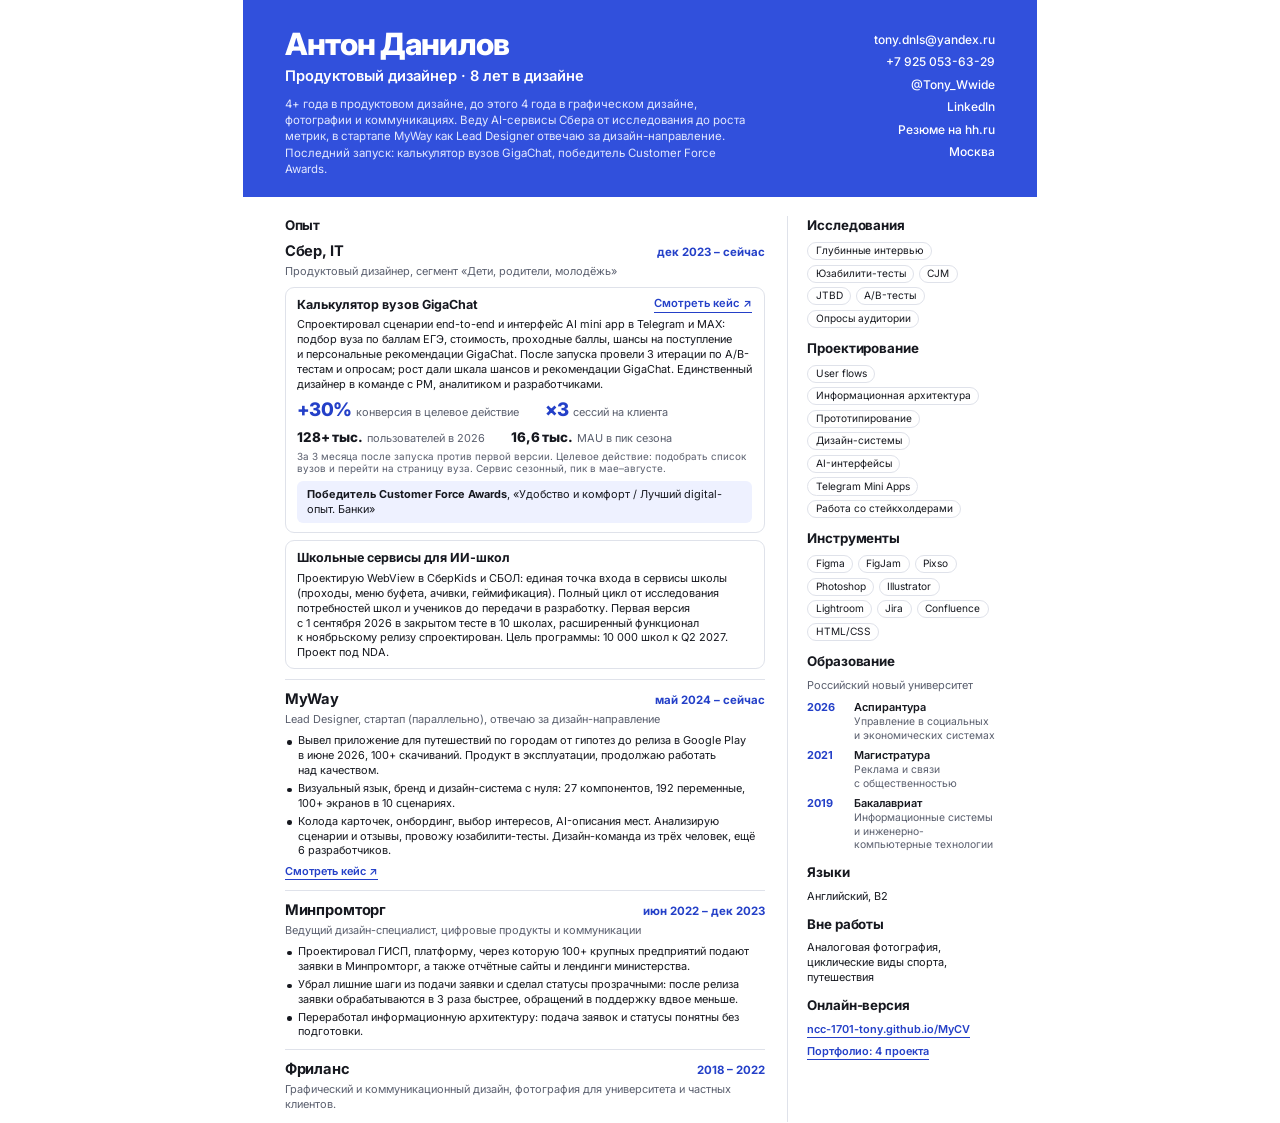
<file: cv-pdf.html>
<!doctype html>
<html lang="ru">
<head>
<meta charset="utf-8">
<meta name="viewport" content="width=device-width, initial-scale=1">
<meta name="robots" content="noindex">
<title>Антон Данилов, продуктовый дизайнер</title>
<link rel="preconnect" href="https://fonts.googleapis.com">
<link rel="preconnect" href="https://fonts.gstatic.com" crossorigin>
<link href="https://fonts.googleapis.com/css2?family=Inter:wght@400;500;600;700;800&display=swap" rel="stylesheet">
<style>
/* Исходник для Anton_Danilov_CV.pdf: строго одна страница A4.
   Пересборка: открыть в Chrome → Печать → Сохранить как PDF, поля «Нет», фон включён. */
@page{size:A4;margin:0}
:root{
  --cobalt:#3150dc;--cobalt-ink:#2440c8;--cobalt-soft:#eef1ff;
  --ink:#16181f;--muted:#5a5f6e;--line:#dfe2ea;
}
*{box-sizing:border-box}
html,body{margin:0}
body{
  width:210mm;height:297mm;overflow:hidden;margin-inline:auto;background:#fff;color:var(--ink);
  font-family:"Inter",system-ui,sans-serif;font-size:8.2pt;line-height:1.36;
  -webkit-print-color-adjust:exact;print-color-adjust:exact;
}
a{color:var(--cobalt-ink);text-decoration:none;border-bottom:1px solid currentColor;font-weight:600}
p{margin:0}
ul{margin:0;padding:0;list-style:none}

/* Шапка */
header{background:var(--cobalt);color:#fff;padding:7.5mm 11mm 5.5mm;display:grid;grid-template-columns:1fr auto;gap:8mm;align-items:start}
h1{margin:0;font-size:23pt;font-weight:800;letter-spacing:-0.03em;line-height:1.05}
.role{margin-top:1.6mm;font-size:11pt;font-weight:600}
.lead{margin-top:2.6mm;max-width:124mm;color:#e3e8ff;font-size:8.6pt;line-height:1.4}
.contacts{display:grid;gap:1.6mm;justify-items:end;font-size:9pt;font-weight:500;padding-top:1mm}
.contacts a{color:#fff;border:0;font-weight:500}

/* Колонки */
.cols{display:grid;grid-template-columns:1fr 55mm;gap:0 6mm;padding:5mm 11mm 0;align-items:start}
.side{border-left:1px solid var(--line);padding-left:5mm;align-self:stretch}
h2{margin:0 0 2mm;font-size:10pt;font-weight:700;letter-spacing:-0.01em}
.side section + section{margin-top:3mm}

.job{padding:2.6mm 0;border-top:1px solid var(--line)}
.job:first-of-type{border-top:0;padding-top:0}
.head{display:flex;justify-content:space-between;align-items:baseline;gap:4mm}
h3{margin:0;font-size:11pt;font-weight:700;letter-spacing:-0.01em}
.when{color:var(--cobalt-ink);font-weight:700;font-size:8.6pt;white-space:nowrap}
.pos{color:var(--muted);margin-top:0.6mm}
.job ul{margin-top:1.6mm}
.job li{position:relative;padding-left:3.6mm;margin-top:0.8mm}
.job li::before{content:"";position:absolute;left:0.6mm;top:0.62em;width:1.2mm;height:1.2mm;border-radius:50%;background:var(--ink)}
.job > p:not(.pos){margin-top:1.4mm}
.ext{display:inline-block;margin-top:1.6mm}

.case{margin-top:2mm;border:1px solid var(--line);border-radius:2.4mm;padding:2.2mm 3mm}
.case h4{margin:0 0 1.2mm;font-size:9.4pt;font-weight:700;display:flex;justify-content:space-between;gap:4mm}
.case h4 a{font-size:8.4pt}
.metrics{display:flex;gap:7mm;align-items:baseline;margin-top:1.4mm}
.metrics b{font-size:14pt;font-weight:800;color:var(--cobalt-ink);letter-spacing:-0.03em;margin-right:1mm}
.metrics.sub b{font-size:10pt;color:var(--ink);letter-spacing:-0.01em}
.metrics span{color:var(--muted)}
.note{margin-top:1mm;color:var(--muted);font-size:7.4pt;line-height:1.3}
.award{margin-top:1.6mm;background:var(--cobalt-soft);border-radius:1.6mm;padding:1.6mm 2.6mm}

.tags{display:flex;flex-wrap:wrap;gap:1.2mm}
.tags li{border:1px solid var(--line);border-radius:99px;padding:0.3mm 2mm;font-size:7.6pt}
.uni{color:var(--muted);margin-bottom:2mm}
.edu{display:grid;gap:1.6mm}
.edu li{display:grid;grid-template-columns:11mm 1fr;gap:1.4mm}
.edu .y{color:var(--cobalt-ink);font-weight:700}
.edu b{display:block;font-weight:600}
.edu small{display:block;color:var(--muted);font-size:7.8pt;line-height:1.3}
.links{display:grid;gap:1.6mm;justify-items:start}
</style>
</head>
<body>

<header>
  <div>
    <h1>Антон Данилов</h1>
    <p class="role">Продуктовый дизайнер · 8 лет в дизайне</p>
    <p class="lead">4+ года в продуктовом дизайне, до этого 4 года в графическом дизайне, фотографии и коммуникациях. Веду AI-сервисы Сбера от исследования до роста метрик, в стартапе MyWay как Lead Designer отвечаю за дизайн-направление. Последний запуск: калькулятор вузов GigaChat, победитель Customer Force Awards.</p>
  </div>
  <ul class="contacts">
    <li><a href="mailto:tony.dnls@yandex.ru">tony.dnls@yandex.ru</a></li>
    <li><a href="tel:+79250536329">+7 925 053-63-29</a></li>
    <li><a href="https://t.me/Tony_Wwide">@Tony_Wwide</a></li>
    <li><a href="https://www.linkedin.com/in/%D0%B0%D0%BD%D1%82%D0%BE%D0%BD-%D0%B4%D0%B0%D0%BD%D0%B8%D0%BB%D0%BE%D0%B2-a34216449/">LinkedIn</a></li>
    <li><a href="https://hh.ru/resume/4c7c6559ff084a51260039ed1f724e4e436a34">Резюме на hh.ru</a></li>
    <li>Москва</li>
  </ul>
</header>

<div class="cols">
  <main>
    <h2>Опыт</h2>

    <article class="job">
      <div class="head"><h3>Сбер, IT</h3><span class="when">дек 2023 – сейчас</span></div>
      <p class="pos">Продуктовый дизайнер, сегмент «Дети, родители, молодёжь»</p>

      <section class="case">
        <h4>Калькулятор вузов GigaChat <a href="https://ncc-1701-tony.github.io/MyCV/case-gigachat.html">Смотреть кейс ↗</a></h4>
        <p>Спроектировал сценарии end-to-end и интерфейс AI mini app в Telegram и MAX: подбор вуза по баллам ЕГЭ, стоимость, проходные баллы, шансы на поступление и персональные рекомендации GigaChat. После запуска провели 3 итерации по A/B-тестам и опросам; рост дали шкала шансов и рекомендации GigaChat. Единственный дизайнер в команде с PM, аналитиком и разработчиками.</p>
        <div class="metrics"><span><b>+30%</b>конверсия в целевое действие</span><span><b>×3</b>сессий на клиента</span></div>
        <div class="metrics sub"><span><b>128+ тыс.</b>пользователей в 2026</span><span><b>16,6 тыс.</b>MAU в пик сезона</span></div>
        <p class="note">За 3 месяца после запуска против первой версии. Целевое действие: подобрать список вузов и перейти на страницу вуза. Сервис сезонный, пик в мае–августе.</p>
        <p class="award"><b>Победитель Customer Force Awards</b>, «Удобство и комфорт / Лучший digital-опыт. Банки»</p>
      </section>

      <section class="case">
        <h4>Школьные сервисы для ИИ-школ</h4>
        <p>Проектирую WebView в СберKids и СБОЛ: единая точка входа в сервисы школы (проходы, меню буфета, ачивки, геймификация). Полный цикл от исследования потребностей школ и учеников до передачи в разработку. Первая версия с 1 сентября 2026 в закрытом тесте в 10 школах, расширенный функционал к ноябрьскому релизу спроектирован. Цель программы: 10 000 школ к Q2 2027. Проект под NDA.</p>
      </section>
    </article>

    <article class="job">
      <div class="head"><h3>MyWay</h3><span class="when">май 2024 – сейчас</span></div>
      <p class="pos">Lead Designer, стартап (параллельно), отвечаю за дизайн-направление</p>
      <ul>
        <li>Вывел приложение для путешествий по городам от гипотез до релиза в Google Play в июне 2026, 100+ скачиваний. Продукт в эксплуатации, продолжаю работать над качеством.</li>
        <li>Визуальный язык, бренд и дизайн-система с нуля: 27 компонентов, 192 переменные, 100+ экранов в 10 сценариях.</li>
        <li>Колода карточек, онбординг, выбор интересов, AI-описания мест. Анализирую сценарии и отзывы, провожу юзабилити-тесты. Дизайн-команда из трёх человек, ещё 6 разработчиков.</li>
      </ul>
      <a class="ext" href="https://ncc-1701-tony.github.io/MyCV/MyWay-case.html">Смотреть кейс ↗</a>
    </article>

    <article class="job">
      <div class="head"><h3>Минпромторг</h3><span class="when">июн 2022 – дек 2023</span></div>
      <p class="pos">Ведущий дизайн-специалист, цифровые продукты и коммуникации</p>
      <ul>
        <li>Проектировал ГИСП, платформу, через которую 100+ крупных предприятий подают заявки в Минпромторг, а также отчётные сайты и лендинги министерства.</li>
        <li>Убрал лишние шаги из подачи заявки и сделал статусы прозрачными: после релиза заявки обрабатываются в 3 раза быстрее, обращений в поддержку вдвое меньше.</li>
        <li>Переработал информационную архитектуру: подача заявок и статусы понятны без подготовки.</li>
      </ul>
    </article>

    <article class="job">
      <div class="head"><h3>Фриланс</h3><span class="when">2018 – 2022</span></div>
      <p class="pos">Графический и коммуникационный дизайн, фотография для университета и частных клиентов.</p>
    </article>
  </main>

  <aside class="side">
    <section>
      <h2>Исследования</h2>
      <ul class="tags"><li>Глубинные интервью</li><li>Юзабилити-тесты</li><li>CJM</li><li>JTBD</li><li>A/B-тесты</li><li>Опросы аудитории</li></ul>
    </section>
    <section>
      <h2>Проектирование</h2>
      <ul class="tags"><li>User flows</li><li>Информационная архитектура</li><li>Прототипирование</li><li>Дизайн-системы</li><li>AI-интерфейсы</li><li>Telegram Mini Apps</li><li>Работа со стейкхолдерами</li></ul>
    </section>
    <section>
      <h2>Инструменты</h2>
      <ul class="tags"><li>Figma</li><li>FigJam</li><li>Pixso</li><li>Photoshop</li><li>Illustrator</li><li>Lightroom</li><li>Jira</li><li>Confluence</li><li>HTML/CSS</li></ul>
    </section>
    <section>
      <h2>Образование</h2>
      <p class="uni">Российский новый университет</p>
      <ul class="edu">
        <li><span class="y">2026</span><span><b>Аспирантура</b><small>Управление в социальных и экономических системах</small></span></li>
        <li><span class="y">2021</span><span><b>Магистратура</b><small>Реклама и связи с общественностью</small></span></li>
        <li><span class="y">2019</span><span><b>Бакалавриат</b><small>Информационные системы и инженерно-компьютерные технологии</small></span></li>
      </ul>
    </section>
    <section>
      <h2>Языки</h2>
      <p>Английский, B2</p>
    </section>
    <section>
      <h2>Вне работы</h2>
      <p>Аналоговая фотография, циклические виды спорта, путешествия</p>
    </section>
    <section>
      <h2>Онлайн-версия</h2>
      <div class="links">
        <a href="https://ncc-1701-tony.github.io/MyCV/">ncc-1701-tony.github.io/MyCV</a>
        <a href="https://ncc-1701-tony.github.io/MyCV/portfolio.html">Портфолио: 4 проекта</a>
      </div>
    </section>
  </aside>
</div>

</body>
</html>
</file>
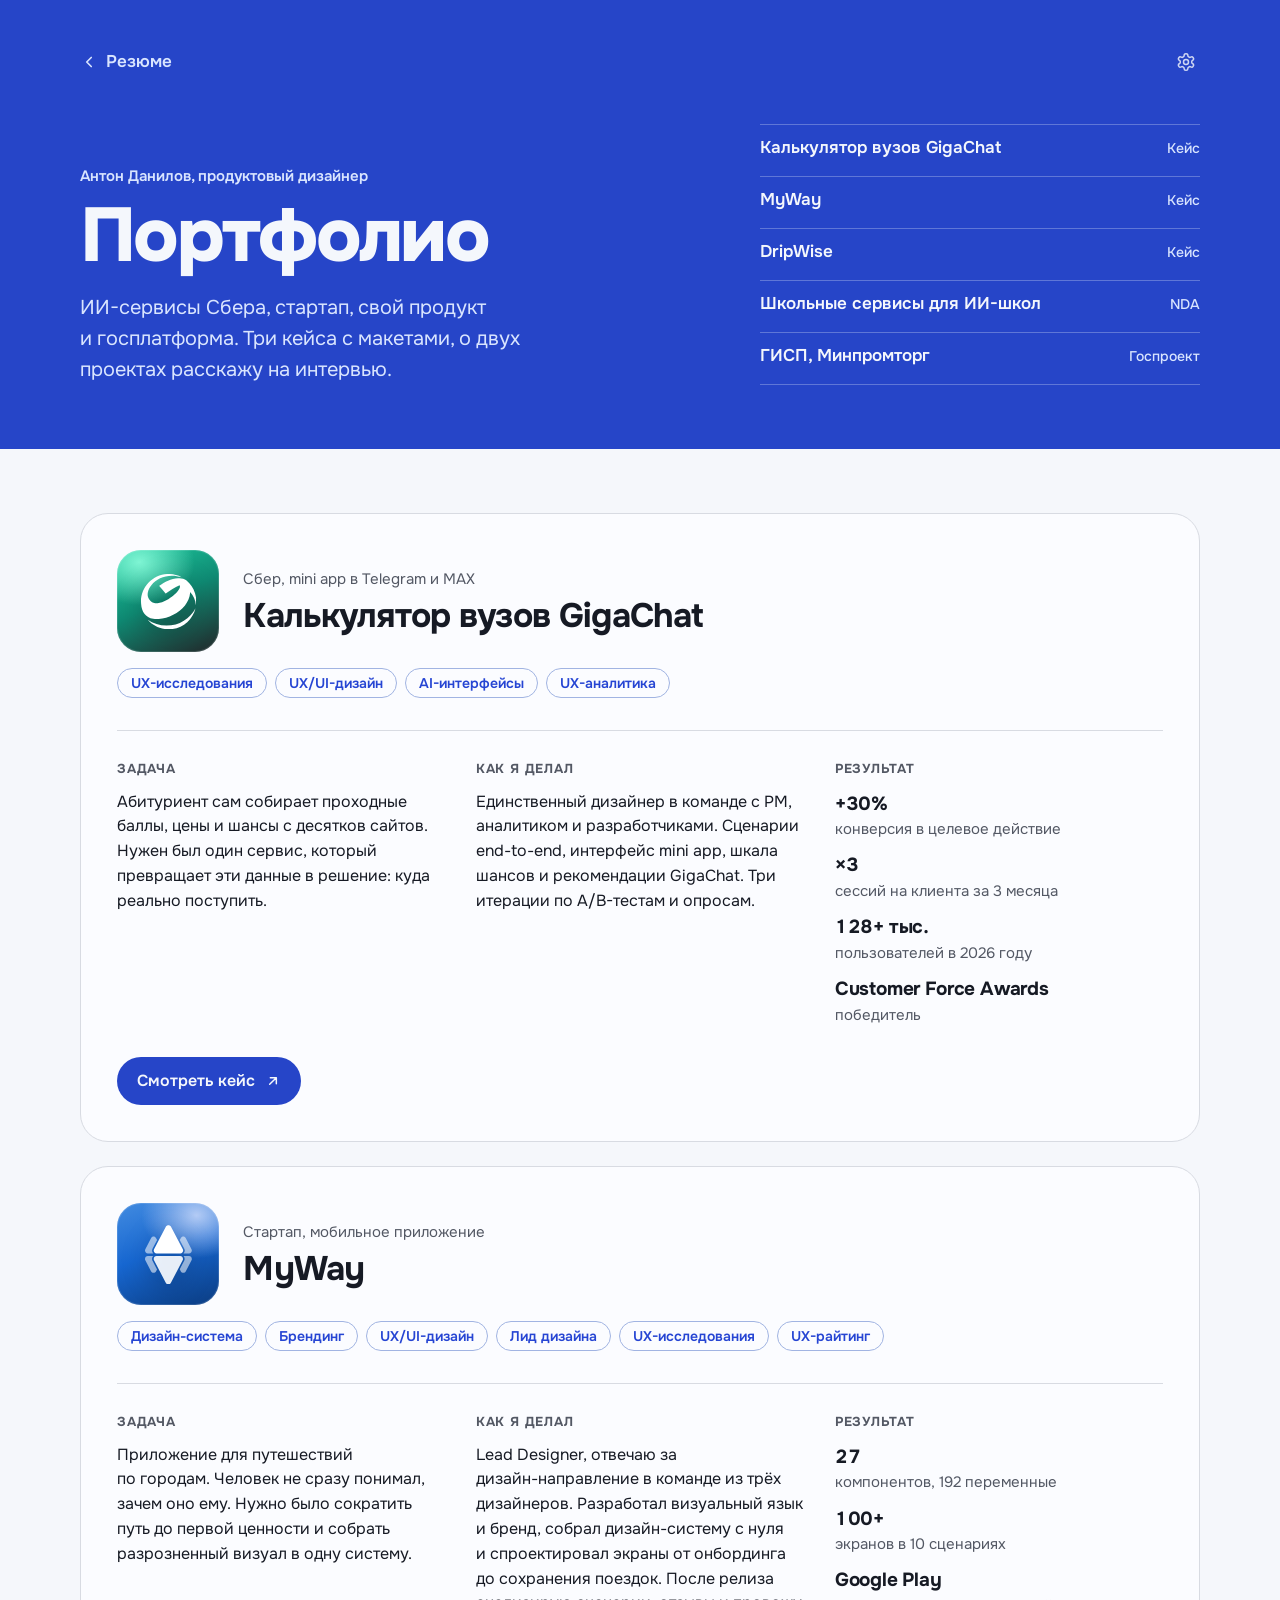
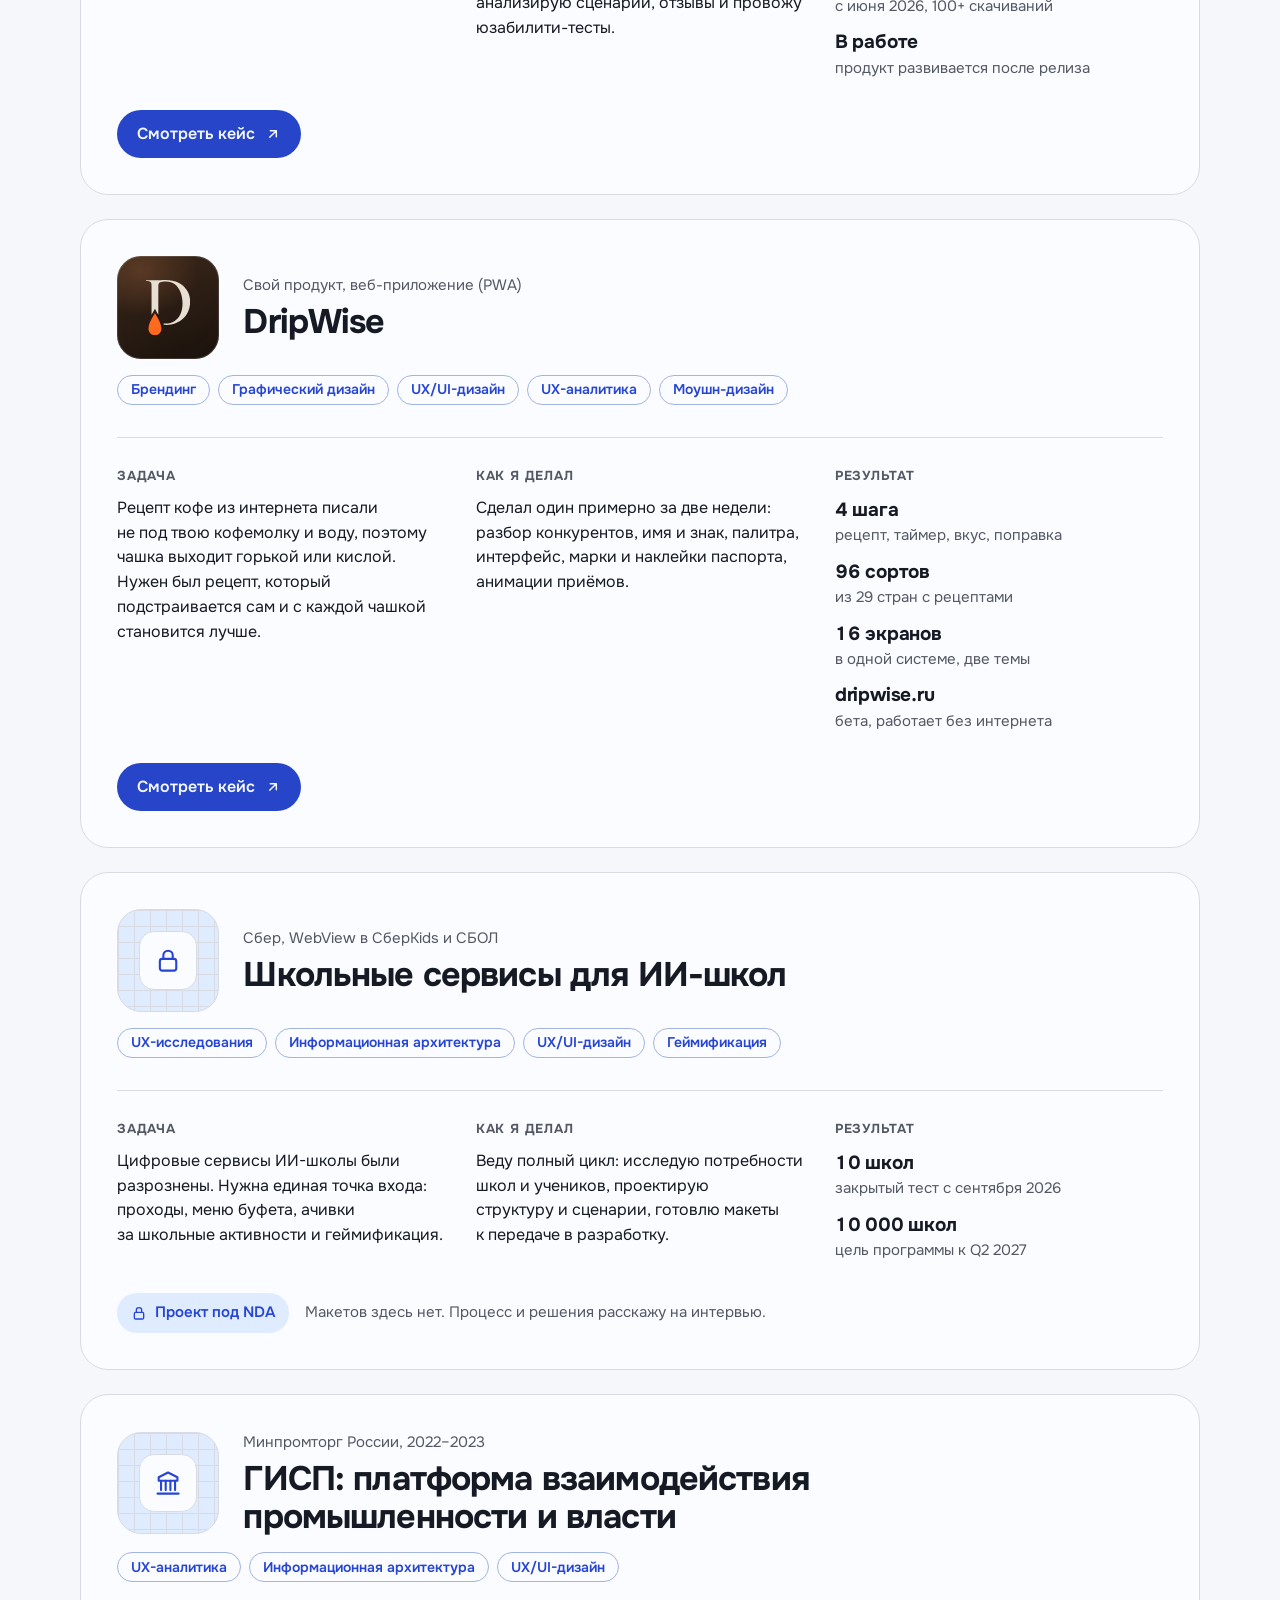
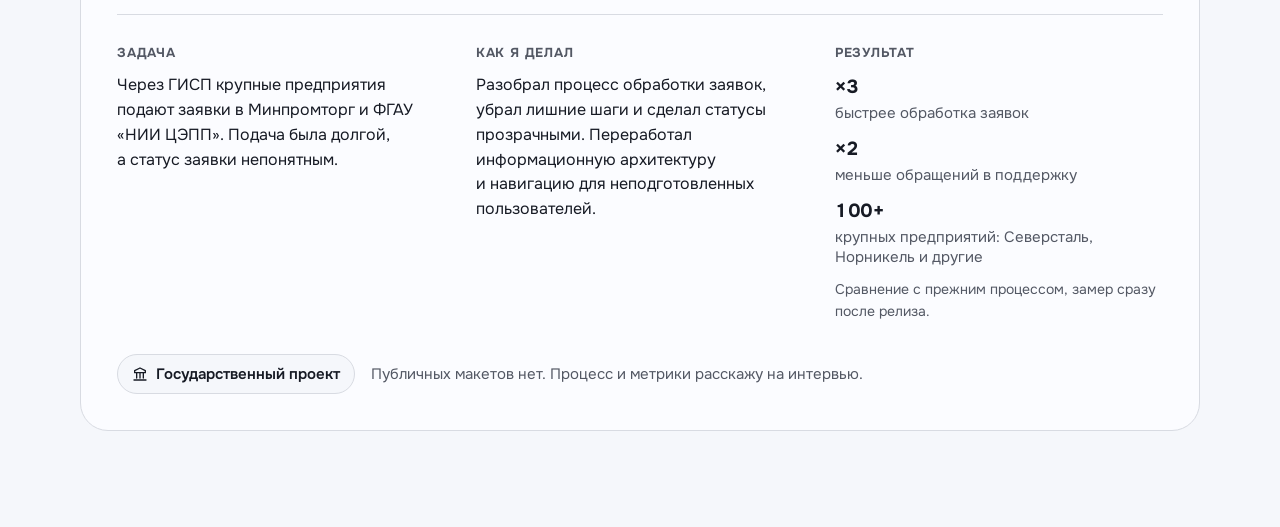
<file: portfolio.html>
<!doctype html>
<html lang="ru">
<head>
<meta charset="utf-8">
<meta name="viewport" content="width=device-width, initial-scale=1">
<title>Портфолио, Антон Данилов</title>
<link rel="icon" href="favicon.ico" sizes="32x32">
<link rel="icon" href="favicon.svg" type="image/svg+xml">
<link rel="apple-touch-icon" href="apple-touch-icon.png">
<meta property="og:type" content="website">
<meta property="og:locale" content="ru_RU">
<meta property="og:site_name" content="Антон Данилов">
<meta property="og:title" content="Портфолио, Антон Данилов">
<meta property="og:description" content="Кейсы продуктового дизайнера Антона Данилова: калькулятор вузов GigaChat, MyWay, DripWise и школьные сервисы Сбера.">
<meta property="og:url" content="https://ncc-1701-tony.github.io/MyCV/portfolio.html">
<meta property="og:image" content="https://ncc-1701-tony.github.io/MyCV/og-image.png">
<meta property="og:image:width" content="1200">
<meta property="og:image:height" content="630">
<meta property="og:image:alt" content="Антон Данилов, продуктовый дизайнер">
<meta name="twitter:card" content="summary_large_image">
<meta name="description" content="Кейсы продуктового дизайнера Антона Данилова: калькулятор вузов GigaChat, MyWay, DripWise и школьные сервисы Сбера.">
<link rel="preconnect" href="https://fonts.googleapis.com">
<link rel="preconnect" href="https://fonts.gstatic.com" crossorigin>
<link href="https://fonts.googleapis.com/css2?family=Onest:wght@400;500;600;700;800&display=swap" rel="stylesheet">
<link rel="stylesheet" href="style-switch.css?v=7">
<script>try{var d=document.documentElement,s=localStorage.getItem('cv-style'),t=localStorage.getItem('cv-theme');if(s==='bold')d.setAttribute('data-style','bold');if(t==='light'||t==='dark')d.setAttribute('data-theme',t)}catch(e){}</script>
<script src="style-switch.js?v=7" defer></script>
<style>
/* Те же токены, что в index.html: страница читается как продолжение резюме. */
:root{
  --bg:        oklch(97.6% 0.006 267);
  --surface:   oklch(99.2% 0.003 267);
  --ink:       oklch(22% 0.02 267);
  --muted:     oklch(46% 0.02 267);
  --line:      oklch(89% 0.01 267);
  --cobalt:    oklch(46% 0.205 267);
  --cobalt-ink:oklch(47% 0.22 267);
  --cobalt-soft:oklch(94% 0.04 267);
  --on-cobalt: oklch(97.5% 0.008 267);
  --hero-bg:   var(--cobalt);
  --hero-muted:oklch(92% 0.04 267);
  --font: "Onest", system-ui, -apple-system, "Segoe UI", Roboto, Arial, sans-serif;
  --ease: cubic-bezier(.16,1,.3,1);
}
@media (prefers-color-scheme:dark){
  :root:not([data-theme="light"]){
    --bg:        oklch(17.5% 0.02 267);
    --surface:   oklch(21.5% 0.022 267);
    --ink:       oklch(93% 0.01 267);
    --muted:     oklch(72% 0.02 267);
    --line:      oklch(30% 0.025 267);
    --cobalt-ink:oklch(78% 0.13 267);
    --cobalt-soft:oklch(28% 0.07 267);
  }
}
/* Тема выбрана вручную в настройках (только экран: печать остаётся светлой) */
@media screen{
:root[data-theme="dark"]{color-scheme:dark;
    --bg:        oklch(17.5% 0.02 267);
    --surface:   oklch(21.5% 0.022 267);
    --ink:       oklch(93% 0.01 267);
    --muted:     oklch(72% 0.02 267);
    --line:      oklch(30% 0.025 267);
    --cobalt-ink:oklch(78% 0.13 267);
    --cobalt-soft:oklch(28% 0.07 267);
}
}
:root[data-theme="light"]{color-scheme:light}
*{box-sizing:border-box}
html{-webkit-text-size-adjust:100%}
body{margin:0;background:var(--bg);color:var(--ink);font-family:var(--font);font-size:17px;line-height:1.55;-webkit-font-smoothing:antialiased}
a{color:inherit}
p,li{text-wrap:pretty;hyphens:manual}
h1,h2{text-wrap:balance}
:focus-visible{outline:3px solid var(--cobalt-ink);outline-offset:3px;border-radius:6px}
.top :focus-visible{outline-color:var(--on-cobalt)}
.wrap{width:min(1120px,100% - 40px);margin-inline:auto}
svg{flex:none}

/* ---------- Шапка ---------- */
.top{position:relative;background:var(--hero-bg);color:var(--on-cobalt);padding:clamp(24px,4vw,40px) 0 clamp(36px,6vw,64px)}
.top-bar{display:flex;justify-content:space-between;align-items:center;gap:16px}
.back{display:inline-flex;align-items:center;gap:8px;min-height:44px;padding:0 4px;margin-left:-4px;font-weight:600;text-decoration:none;color:var(--hero-muted)}
.back:hover{color:var(--on-cobalt)}
.top-grid{display:grid;grid-template-columns:minmax(0,7fr) minmax(0,5fr);gap:32px 64px;align-items:end;margin-top:clamp(20px,4vw,40px)}
.eyebrow{margin:0;font-size:15px;font-weight:600;color:var(--hero-muted)}
.top h1{margin:10px 0 0;font-size:clamp(40px,6.4vw,76px);font-weight:800;letter-spacing:-0.035em;line-height:1}
.top .lead{margin:18px 0 0;font-size:clamp(17px,1.8vw,20px);color:var(--hero-muted);max-width:40ch}

/* Оглавление: строки ведут к проектам ниже */
.toc{margin:0;padding:0;list-style:none;border-top:1px solid oklch(97.5% 0.008 267 / .28)}
.toc a{display:flex;justify-content:space-between;align-items:baseline;gap:16px;min-height:52px;padding:12px 0;border-bottom:1px solid oklch(97.5% 0.008 267 / .28);text-decoration:none;font-weight:600;line-height:1.3}
.toc span{color:var(--hero-muted);font-weight:500;font-size:14px;white-space:nowrap}
.toc a:hover{border-bottom-color:var(--on-cobalt)}
.toc a:hover span{color:var(--on-cobalt)}
.project h2{scroll-margin-top:24px}
@media (prefers-reduced-motion:no-preference){html{scroll-behavior:smooth}}

/* ---------- Проекты ---------- */
/* Карточка: обложка, шапка с тегами, три колонки «Задача · Как я делал · Результат» */
main{padding:clamp(28px,5vw,64px) 0 clamp(56px,8vw,96px)}
.project{--icon:clamp(64px,8vw,104px);display:grid;grid-template-columns:var(--icon) minmax(0,1fr);grid-template-areas:"cover tb" "tags tags" "story story" "foot foot";gap:0 clamp(16px,2vw,24px);align-items:start;
  padding:clamp(20px,3vw,36px);background:var(--surface);border:1px solid var(--line);border-radius:28px}
.project + .project{margin-top:clamp(16px,2vw,24px)}
.project h2{scroll-margin-top:24px}

/* Обложка — знак-иконка продукта, место и название по центру относительно неё */
.cover{grid-area:cover;display:block;width:var(--icon);height:var(--icon);align-self:center;border-radius:clamp(16px,2vw,24px);overflow:hidden;border:1px solid var(--line);background:var(--surface)}
.head{display:contents}
.tb{grid-area:tb;align-self:center;min-width:0}
.tags{grid-area:tags}

/* Обложка-знак: логотип продукта на градиенте из цветов макетов */
.cover.brand{display:grid;place-items:center;border:0;position:relative;isolation:isolate}
.cover.brand::after{content:"";position:absolute;inset:0;z-index:-1;border-radius:inherit;box-shadow:inset 0 0 0 1px rgb(255 255 255 / .14)}
.cover.brand svg{height:54%;width:auto;filter:drop-shadow(0 6px 14px rgb(0 0 0 / .22));transition:transform .5s var(--ease)}
a.cover.brand:hover svg{transform:scale(1.05)}
.cover.gc{background:radial-gradient(90% 70% at 22% 12%,#7ff5d4 0%,transparent 60%),linear-gradient(155deg,#1fcca0 0%,#0f8a73 48%,#232629 100%)}
.cover.mw{background:radial-gradient(90% 70% at 78% 12%,#b3cbf5 0%,transparent 60%),linear-gradient(160deg,#428be0 0%,#1767d1 46%,#0b3c81 100%)}
.cover.mw svg{height:58%}
.cover.dw{background:radial-gradient(90% 70% at 24% 14%,#5a3a26 0%,transparent 62%),linear-gradient(160deg,#3a2719 0%,#2b1d14 55%,#1a120c 100%)}
.cover.dw svg{height:54%}
@media (prefers-reduced-motion:reduce){.cover.brand svg{transition:none}}

/* Обложка проекта под NDA: без макетов, только замок на сетке */
.cover.locked{display:grid;place-items:center;background:
  linear-gradient(var(--line) 1px,transparent 1px) 0 0/16px 16px,
  linear-gradient(90deg,var(--line) 1px,transparent 1px) 0 0/16px 16px,
  var(--cobalt-soft)}
.lock{display:grid;place-items:center;width:58%;aspect-ratio:1/1;border-radius:26%;background:var(--surface);color:var(--cobalt-ink);border:1px solid var(--line)}
.lock svg{width:50%;height:auto}

.head{grid-area:head;min-width:0}
.where{margin:0;color:var(--muted);font-size:15px}
.project h2{margin:6px 0 0;font-size:clamp(24px,2.8vw,34px);font-weight:700;letter-spacing:-0.025em;line-height:1.12}

/* Сферы дизайна: тихие капсулы, общий словарь на всей странице */
.tags{display:flex;flex-wrap:wrap;gap:8px;margin:16px 0 0;padding:0;list-style:none}
.tags li{display:inline-flex;align-items:center;min-height:30px;padding:0 13px;border-radius:999px;border:1px solid color-mix(in oklch,var(--cobalt-ink) 28%,var(--line));color:var(--cobalt-ink);font-size:14px;font-weight:600;line-height:1.2;white-space:nowrap}

.story{grid-area:story;display:grid;grid-template-columns:repeat(3,minmax(0,1fr));gap:clamp(20px,2.4vw,32px);margin-top:clamp(22px,2.6vw,32px);padding-top:clamp(20px,2.4vw,28px);border-top:1px solid var(--line)}
.col h3{margin:0;font-size:13px;font-weight:700;letter-spacing:.06em;text-transform:uppercase;color:var(--muted)}
.col p{margin:10px 0 0;font-size:16px;line-height:1.55}
.facts{margin:12px 0 0;padding:0;list-style:none;display:grid;gap:10px}
.facts{gap:14px}
.facts li{display:grid;gap:2px;font-size:15px;line-height:1.35;color:var(--muted)}
.facts b{color:var(--ink);font-weight:700;font-size:19px;letter-spacing:-0.01em;font-variant-numeric:tabular-nums;text-wrap:balance}
.res-note{margin:12px 0 0 !important;font-size:14px !important;color:var(--muted)}

.foot{grid-area:foot;display:flex;flex-wrap:wrap;align-items:center;gap:10px 16px;margin-top:clamp(22px,2.6vw,32px)}
.btn{display:inline-flex;align-items:center;gap:10px;min-height:48px;padding:0 20px;border-radius:999px;background:var(--cobalt);color:var(--on-cobalt);font-weight:600;font-size:16px;text-decoration:none;transition:transform .25s var(--ease),background-color .2s}
.btn:hover{background:oklch(40% 0.19 267)}
.btn:active{transform:translateY(1px) scale(.985)}

.nda{display:inline-flex;align-items:center;gap:8px;min-height:40px;padding:0 14px;border-radius:999px;background:var(--cobalt-soft);color:var(--cobalt-ink);font-weight:600;font-size:15px}
.nda.gov{background:var(--bg);color:var(--ink);border:1px solid var(--line)}
.nda-note{margin:0;font-size:15px;color:var(--muted)}

/* Планшет: колонки идут строками, подпись слева */
@media (max-width:1099px){
  .story{grid-template-columns:1fr;gap:0;padding-top:0;border-top:0}
  .col{display:grid;grid-template-columns:150px minmax(0,1fr);gap:20px;padding:18px 0;border-top:1px solid var(--line)}
  .col h3{padding-top:3px}
  .col p,.facts{margin-top:0}
  .res-note{grid-column:2}
  .facts{grid-template-columns:repeat(2,minmax(0,1fr));gap:14px 20px}
}
/* Телефон: подписи над текстом */
@media (max-width:599px){
  .project{border-radius:24px}
  .where{font-size:14px}
  .tags{margin-top:16px}
  .project h2{font-size:22px}
  .tags li{font-size:13px;min-height:28px;padding:0 11px}
  .col{grid-template-columns:1fr;gap:8px;padding:16px 0}
  .res-note{grid-column:1}
}
.nw{white-space:nowrap}
@media (max-width:359px){.facts{grid-template-columns:1fr}}
/* ---------- Плавающая кнопка: появляется, когда шапка ушла из вида ---------- */
.float{position:fixed;z-index:10;right:max(20px,calc(env(safe-area-inset-right,0px) + 16px));bottom:max(20px,calc(env(safe-area-inset-bottom,0px) + 16px));
  display:inline-flex;align-items:center;gap:8px;min-height:48px;padding:0 20px 0 16px;border-radius:999px;
  background:var(--cobalt);color:var(--on-cobalt);font-weight:600;font-size:16px;text-decoration:none;
  box-shadow:0 6px 20px oklch(30% 0.12 267 / .28);
  transition:opacity .3s var(--ease),transform .3s var(--ease),visibility .3s,background-color .2s}
.float:hover{background:oklch(40% 0.19 267)}
.float.is-hidden{opacity:0;visibility:hidden;transform:translateY(12px)}
@media (prefers-reduced-motion:reduce){.float{transition:none}}
@media print{.float{display:none}}

/* ---------- Стиль «Кирпич» (тестовый): белый фон, кирпичная шапка #B83822 ----------
   Те же токены, что в index.html. Кирпичные только шапка и цифры, кнопки и подписи чёрные. Обложки продуктов не меняются. */
@media screen{
  html[data-style="bold"]{
    color-scheme:light;
    --bg:        #fff;
    --surface:   oklch(98.5% 0.003 32);
    --ink:       oklch(22% 0.02 32);
    --muted:     oklch(46% 0.02 32);
    --line:      oklch(90% 0.012 32);
    --brick:     #9f2a16;
    --cobalt:    oklch(22% 0.02 32);     /* кнопки: чёрные */
    --cobalt-ink:oklch(22% 0.02 32);     /* подписи, ссылки, теги, иконки: чёрные */
    --cobalt-soft:oklch(96.5% 0.004 32);
    --on-cobalt: #fff;
    --hover:     oklch(34% 0.02 32);
    --btn-ink:   #fff;
    --num:       var(--brick);
    --hero-bg:   var(--brick);
    --hero-muted:oklch(93% 0.03 32);
  }
  html[data-style="bold"] .toc,
  html[data-style="bold"] .toc a{border-color:rgb(255 255 255 / .32)}
  html[data-style="bold"] .toc a:hover{border-bottom-color:#fff}
  /* Кирпичным остаются только цифры результатов, всё остальное чёрное */
  html[data-style="bold"] .facts b.fig{color:var(--num)}
  html[data-style="bold"] .btn,
  html[data-style="bold"] .float{color:var(--btn-ink)}
  html[data-style="bold"] .btn:hover,
  html[data-style="bold"] .float:hover{background:var(--hover)}
  html[data-style="bold"] .float{box-shadow:0 6px 20px oklch(20% 0.02 32 / .28)}
}

/* «Кирпич» в тёмной теме: тёплый графит, светлые кнопки и подписи, цифры светлым кирпичом (на тёмном фоне #B83822 не читается) */
@media screen and (prefers-color-scheme:dark){
  html[data-style="bold"]:not([data-theme="light"]){
    color-scheme:dark;
    --bg:        oklch(16.5% 0.01 32);
    --surface:   oklch(20.5% 0.012 32);
    --ink:       oklch(93% 0.008 32);
    --muted:     oklch(72% 0.012 32);
    --line:      oklch(29% 0.014 32);
    --cobalt:    oklch(93% 0.008 32);    /* кнопки: светлые */
    --cobalt-ink:oklch(93% 0.008 32);
    --cobalt-soft:oklch(25% 0.012 32);
    --btn-ink:   oklch(17% 0.01 32);
    --hover:     oklch(84% 0.008 32);
    --num:       oklch(72% 0.14 32);
    --hero-bg:   var(--brick);
    --bar-3-ink: oklch(22% 0.02 32);
  }
}
@media screen{
  html[data-style="bold"][data-theme="dark"]{
    color-scheme:dark;
    --bg:        oklch(16.5% 0.01 32);
    --surface:   oklch(20.5% 0.012 32);
    --ink:       oklch(93% 0.008 32);
    --muted:     oklch(72% 0.012 32);
    --line:      oklch(29% 0.014 32);
    --cobalt:    oklch(93% 0.008 32);    /* кнопки: светлые */
    --cobalt-ink:oklch(93% 0.008 32);
    --cobalt-soft:oklch(25% 0.012 32);
    --btn-ink:   oklch(17% 0.01 32);
    --hover:     oklch(84% 0.008 32);
    --num:       oklch(72% 0.14 32);
    --hero-bg:   var(--brick);
    --bar-3-ink: oklch(22% 0.02 32);
  }
}

@media (max-width:760px){
  .top-grid{grid-template-columns:1fr;align-items:start}
}
</style>
</head>
<body>

<header class="top">
  <div class="settings">
    <button type="button" class="settings-btn" aria-expanded="false" aria-controls="settings-panel" aria-label="Настройки сайта" title="Настройки"><svg width="20" height="20" viewBox="0 0 24 24" fill="none" stroke="currentColor" stroke-width="1.8" stroke-linecap="round" stroke-linejoin="round" aria-hidden="true"><path d="M12.22 2h-.44a2 2 0 0 0-2 2v.18a2 2 0 0 1-1 1.73l-.43.25a2 2 0 0 1-2 0l-.15-.08a2 2 0 0 0-2.73.73l-.22.38a2 2 0 0 0 .73 2.73l.15.1a2 2 0 0 1 1 1.72v.51a2 2 0 0 1-1 1.74l-.15.09a2 2 0 0 0-.73 2.73l.22.38a2 2 0 0 0 2.73.73l.15-.08a2 2 0 0 1 2 0l.43.25a2 2 0 0 1 1 1.73V20a2 2 0 0 0 2 2h.44a2 2 0 0 0 2-2v-.18a2 2 0 0 1 1-1.73l.43-.25a2 2 0 0 1 2 0l.15.08a2 2 0 0 0 2.73-.73l.22-.39a2 2 0 0 0-.73-2.73l-.15-.08a2 2 0 0 1-1-1.74v-.5a2 2 0 0 1 1-1.74l.15-.09a2 2 0 0 0 .73-2.73l-.22-.38a2 2 0 0 0-2.73-.73l-.15.08a2 2 0 0 1-2 0l-.43-.25a2 2 0 0 1-1-1.73V4a2 2 0 0 0-2-2z"/><circle cx="12" cy="12" r="3"/></svg></button>
    <div class="settings-panel" id="settings-panel" hidden>
      <p id="set-color">Цвет</p>
      <div class="seg-ctl" role="group" aria-labelledby="set-color"><button type="button" data-set-style="blue" aria-pressed="true"><i class="sw-blue"></i>Синий</button><button type="button" data-set-style="bold" aria-pressed="false"><i class="sw-bold"></i>Кирпич</button></div>
      <p id="set-theme">Тема</p>
      <div class="seg-ctl" role="group" aria-labelledby="set-theme"><button type="button" data-set-theme="auto" aria-pressed="true">Авто</button><button type="button" data-set-theme="light" aria-pressed="false">Светлая</button><button type="button" data-set-theme="dark" aria-pressed="false">Тёмная</button></div>
    </div>
  </div>
  <div class="wrap">
    <div class="top-bar">
      <a class="back" href="index.html">
        <svg width="18" height="18" viewBox="0 0 24 24" fill="none" stroke="currentColor" stroke-width="2.2" stroke-linecap="round" stroke-linejoin="round" aria-hidden="true"><path d="M15 18 9 12l6-6"/></svg>
        Резюме
      </a>
    </div>
    <div class="top-grid">
      <div>
        <p class="eyebrow">Антон Данилов, продуктовый дизайнер</p>
        <h1>Портфолио</h1>
        <p class="lead">ИИ-сервисы Сбера, стартап, свой продукт и госплатформа. Три кейса с макетами, о двух проектах расскажу на интервью.</p>
      </div>
      <nav aria-label="Проекты">
        <ul class="toc">
          <li><a href="#p-gc">Калькулятор вузов GigaChat <span>Кейс</span></a></li>
          <li><a href="#p-mw">MyWay <span>Кейс</span></a></li>
          <li><a href="#p-dw">DripWise <span>Кейс</span></a></li>
          <li><a href="#p-school">Школьные сервисы для ИИ-школ <span>NDA</span></a></li>
          <li><a href="#p-gisp">ГИСП, Минпромторг <span>Госпроект</span></a></li>
        </ul>
      </nav>
    </div>
  </div>
</header>

<main>
  <div class="wrap">

    <article class="project" aria-labelledby="p-gc">
      <a class="cover brand gc" href="case-gigachat.html" target="_blank" rel="noopener" tabindex="-1" aria-hidden="true">
        <svg viewBox="0 0 51 51" aria-hidden="true"><path fill="#fff" d="M50.2842 31.5215C47.5773 42.6984 37.5025 51.001 25.4854 51.001C17.7738 51.001 10.8615 47.5825 6.18262 42.1797C11.0761 45.5984 17.0824 47.6133 23.5742 47.6133C35.2871 47.6132 45.4187 41.0557 50.2842 31.5215ZM26.5293 0.00488281C30.2974 0.15937 34.0754 1.13837 37.4326 2.90039C37.3845 3.01026 37.3951 2.98793 37.3623 3.0625C34.6584 2.10088 31.6723 1.56742 28.5332 1.56738C20.5823 1.56738 13.6134 4.98989 9.72559 10.124C8.01522 12.2052 6.78544 14.5658 6.30371 17.0264C6.05311 18.386 6.04826 19.8087 6.46582 21.1348C7.32248 23.7041 9.42161 25.975 12.0898 26.6572C13.1163 26.9124 14.1849 27.0383 15.2412 26.9561L15.2383 26.9512C21.0273 26.4853 26.0292 22.9985 30.3984 19.4248C32.3543 17.7879 37.1278 13.2776 35.6953 10.498C35.6733 10.4552 35.6211 10.436 35.5771 10.4561C31.0651 12.5293 26.8659 15.2035 22.8359 18.0889C22.7968 18.117 22.7424 18.1085 22.7129 18.0703C20.8387 15.6435 18.9076 13.2738 16.8477 11.0039C16.8124 10.9648 16.8182 10.9037 16.8604 10.8721C21.8527 7.12945 27.7671 4.15666 34.0889 3.84082C34.2997 3.83572 34.5224 3.83514 34.7471 3.83594H35.4229C37.7324 3.93705 40.154 4.52993 42.0127 5.98828C45.6863 9.04755 48.4001 13.1728 49.8369 17.7256C50.9153 21.1765 51.2533 24.8516 50.8145 28.4395C50.6903 28.4378 50.7315 28.4391 50.6074 28.4375C50.1944 24.1705 48.3938 20.0819 45.5098 16.8994C45.464 16.8484 45.4056 16.808 45.3535 16.7627C45.3364 16.7487 45.318 16.7204 45.3057 16.751C45.3021 16.7596 45.3011 16.769 45.3008 16.7783C45.2893 17.0577 45.3078 17.342 45.2725 17.6191C45.2723 17.6208 45.2717 17.6225 45.2715 17.624C45.0415 21.7978 43.1486 25.7429 40.582 28.9883C34.8548 36.0415 25.3936 40.8127 16.3525 41.4736C14.6659 41.5694 12.9618 41.5805 11.2852 41.3584C4.17928 40.2958 0.498919 34.4523 0.117188 27.6455C0.116641 27.6348 0.11836 27.6237 0.121094 27.6133V27.6113C0.0943787 27.5682 0.107193 27.5104 0.0986328 27.4609C0.101419 27.458 0.106978 27.4539 0.106445 27.4521C0.0826012 27.4081 0.0971318 27.352 0.0908203 27.3027C0.0694948 27.0962 0.0574984 26.8756 0.0449219 26.6631C0.0421859 26.5877 0.037359 26.4874 0.0380859 26.4014C0.0380859 26.3993 0.0372625 26.3974 0.0371094 26.3955C0.0281841 26.2728 0.0242661 26.1314 0.0195312 26C0.0191701 25.9885 0.0192731 25.9761 0.0244141 25.9658C0.0256491 25.9632 0.0255918 25.9606 0.0244141 25.958C0.0193105 25.9462 0.015013 25.9336 0.0146484 25.9209C-0.450047 12.3324 10.5719 0.732617 24.0791 0.0361328C24.8804 -0.0208747 25.7164 0.00779693 26.5293 0.00488281Z"/></svg>
      </a>
      <div class="head">
        <div class="tb">
          <p class="where">Сбер, mini app в Telegram и MAX</p>
          <h2 id="p-gc">Калькулятор вузов GigaChat</h2>
        </div>
        <ul class="tags" aria-label="Сферы дизайна в проекте"><li>UX-исследования</li><li>UX/UI-дизайн</li><li>AI-интерфейсы</li><li>UX-аналитика</li></ul>
      </div>
      <div class="story">
        <section class="col"><h3>Задача</h3><p>Абитуриент сам собирает проходные баллы, цены и шансы с десятков сайтов. Нужен был один сервис, который превращает эти данные в решение: куда реально поступить.</p></section>
        <section class="col"><h3>Как я делал</h3><p>Единственный дизайнер в команде с PM, аналитиком и разработчиками. Сценарии <span class="nw">end-to-end</span>, интерфейс <span class="nw">mini app</span>, шкала шансов и рекомендации GigaChat. Три итерации по <span class="nw">A/B-тестам</span> и опросам.</p></section>
        <section class="col res"><h3>Результат</h3><ul class="facts"><li><b class="fig">+30%</b><span>конверсия в целевое действие</span></li><li><b class="fig">×3</b><span>сессий на клиента за 3 месяца</span></li><li><b class="fig">128+ тыс.</b><span>пользователей в 2026 году</span></li><li><b>Customer Force Awards</b><span>победитель</span></li></ul></section>
      </div>
      <div class="foot"><a class="btn" href="case-gigachat.html" target="_blank" rel="noopener">Смотреть кейс <svg width="16" height="16" viewBox="0 0 24 24" fill="none" stroke="currentColor" stroke-width="2.2" stroke-linecap="round" stroke-linejoin="round" aria-hidden="true"><path d="M7 17 17 7M8 7h9v9"/></svg></a></div>
    </article>

    <article class="project" aria-labelledby="p-mw">
      <a class="cover brand mw" href="MyWay-case.html" target="_blank" rel="noopener" tabindex="-1" aria-hidden="true">
        <svg viewBox="0 0 86 109" aria-hidden="true" fill="#fff"><path fill-opacity=".55" d="M80.7227 56.9844C84.6724 56.9844 87.2185 61.1648 85.4033 64.6699L74.9678 84.8213C73.0027 88.6158 67.5715 88.6158 65.6064 84.8213L63.7588 81.2549L71.9033 65.5908C73.5005 62.5187 72.6613 59.09 70.4502 56.9844H80.7227Z"/><path fill-opacity=".9" d="M47.5619 106.151C45.5868 109.95 40.1196 109.95 38.1444 106.151L16.5774 64.6681C14.7549 61.1626 17.3156 56.9839 21.2862 56.9839L64.4202 56.9839C68.3908 56.9839 70.9514 61.1626 69.1289 64.6681L47.5619 106.151Z"/><path fill-opacity=".55" d="M15.2558 56.9844C13.0447 59.09 12.2055 62.5188 13.8026 65.5908L22.0936 81.5371L20.3934 84.8213C18.4284 88.6158 12.9972 88.6158 11.0321 84.8213L0.59659 64.6699C-1.21863 61.1648 1.32746 56.9844 5.27725 56.9844H15.2558Z"/><path d="M38.2653 3.07533C40.2506 -0.723026 45.7493 -0.723021 47.7346 3.07533L69.42 44.5647C71.251 48.0679 68.6766 52.2426 64.6854 52.2426L21.3146 52.2426C17.3233 52.2426 14.7489 48.0679 16.5799 44.5647L38.2653 3.07533Z"/><path fill-opacity=".55" d="M65.6064 24.2049C67.5716 20.3744 73.0027 20.3743 74.9678 24.2049L85.4033 44.5487C87.2184 48.0872 84.6724 52.3075 80.7227 52.3075H70.6621C72.9336 50.2118 73.8187 46.7507 72.1924 43.6385L63.8369 27.6532L65.6064 24.2049Z"/><path fill-opacity=".55" d="M11.0321 24.205C12.9972 20.3743 18.4283 20.3744 20.3934 24.205L22.161 27.6522L13.8065 43.6386C12.1804 46.7505 13.0654 50.2117 15.3368 52.3075H5.27721C1.32745 52.3075 -1.21858 48.0872 0.59655 44.5487L11.0321 24.205Z"/></svg>
      </a>
      <div class="head">
        <div class="tb">
          <p class="where">Стартап, мобильное приложение</p>
          <h2 id="p-mw">MyWay</h2>
        </div>
        <ul class="tags" aria-label="Сферы дизайна в проекте"><li>Дизайн-система</li><li>Брендинг</li><li>UX/UI-дизайн</li><li>Лид дизайна</li><li>UX-исследования</li><li>UX-райтинг</li></ul>
      </div>
      <div class="story">
        <section class="col"><h3>Задача</h3><p>Приложение для путешествий по городам. Человек не сразу понимал, зачем оно ему. Нужно было сократить путь до первой ценности и собрать разрозненный визуал в одну систему.</p></section>
        <section class="col"><h3>Как я делал</h3><p>Lead Designer, отвечаю за <span class="nw">дизайн-направление</span> в команде из трёх дизайнеров. Разработал визуальный язык и бренд, собрал <span class="nw">дизайн-систему</span> с нуля и спроектировал экраны от онбординга до сохранения поездок. После релиза анализирую сценарии, отзывы и провожу <span class="nw">юзабилити-тесты</span>.</p></section>
        <section class="col res"><h3>Результат</h3><ul class="facts"><li><b class="fig">27</b><span>компонентов, 192 переменные</span></li><li><b class="fig">100+</b><span>экранов в 10 сценариях</span></li><li><b>Google Play</b><span>с июня 2026, 100+ скачиваний</span></li><li><b>В работе</b><span>продукт развивается после релиза</span></li></ul></section>
      </div>
      <div class="foot"><a class="btn" href="MyWay-case.html" target="_blank" rel="noopener">Смотреть кейс <svg width="16" height="16" viewBox="0 0 24 24" fill="none" stroke="currentColor" stroke-width="2.2" stroke-linecap="round" stroke-linejoin="round" aria-hidden="true"><path d="M7 17 17 7M8 7h9v9"/></svg></a></div>
    </article>

    <article class="project" aria-labelledby="p-dw">
      <a class="cover brand dw" href="case-dripwise.html" target="_blank" rel="noopener" tabindex="-1" aria-hidden="true">
        <svg viewBox="0 0 96 120" aria-hidden="true"><path fill="#e8dfd3" d="M42.1881 0C53.0051 3.02865e-05 62.4315 2.05996 70.4671 6.18064C78.5028 10.3015 84.7367 15.9176 89.1667 23.0261C93.5962 30.1345 95.8111 38.1189 95.8111 46.9786C95.8111 54.7048 94.4722 61.6845 91.7938 67.9172C89.1152 74.1501 85.3797 79.4566 80.5893 83.835C75.7989 88.2131 70.2871 91.5862 64.0545 93.9556C57.8216 96.3251 51.2539 97.5105 44.3513 97.5106C42.5767 97.5106 40.5636 97.4589 38.3117 97.3635V94.2421C39.6699 94.3598 41.1685 94.4194 42.8066 94.4194C49.9148 94.4194 56.1993 92.7194 61.6592 89.3198C67.1192 85.9199 71.4211 80.9488 74.5632 74.407C77.7052 67.8654 79.2765 59.8551 79.2765 50.3773C79.2763 41.5177 77.8329 33.5075 74.9483 26.3477C72.0637 19.1878 67.9683 13.5213 62.6628 9.34902C57.3573 5.1769 51.0471 3.09107 43.7329 3.09107C37.6551 3.09109 33.3029 3.65742 30.6757 4.79049C28.0486 5.92372 26.7343 8.70597 26.7343 13.1359V75.6336C23.7328 69.8811 20.5756 65.1297 19.3984 62.5628C18.2205 65.1312 15.0611 69.887 12.0581 75.6441H12.0535V12.8267C12.0535 9.83902 11.7712 7.59713 11.2046 6.10332C10.6379 4.60979 9.52962 3.58034 7.88156 3.01376C6.2332 2.44714 3.70899 2.16329 0.309259 2.16329C0.103224 2.16329 0 1.85364 0 1.23552C8.29256e-05 0.617898 0.103307 0.309273 0.309259 0.309259C2.98767 0.309259 5.92361 0.386688 9.11708 0.541203C12.3107 0.695733 15.7625 0.773144 19.4712 0.773148C23.0769 0.773148 27.0176 0.644111 31.2928 0.386573C35.5683 0.129018 39.2005 0 42.1881 0Z"/><path fill="#ff6a1f" d="M19.3984 71.8769C21.9148 77.2907 33.3696 92.5011 33.3696 106.251C33.3696 113.844 27.1152 120 19.3984 120C11.6832 120 5.42719 113.844 5.42719 106.251C5.42719 92.5011 16.8836 77.2907 19.3984 71.8769Z"/></svg>
      </a>
      <div class="head">
        <div class="tb">
          <p class="where">Свой продукт, <span class="nw">веб-приложение</span> (PWA)</p>
          <h2 id="p-dw">DripWise</h2>
        </div>
        <ul class="tags" aria-label="Сферы дизайна в проекте"><li>Брендинг</li><li>Графический дизайн</li><li>UX/UI-дизайн</li><li>UX-аналитика</li><li>Моушн-дизайн</li></ul>
      </div>
      <div class="story">
        <section class="col"><h3>Задача</h3><p>Рецепт кофе из интернета писали не под твою кофемолку и воду, поэтому чашка выходит горькой или кислой. Нужен был рецепт, который подстраивается сам и с каждой чашкой становится лучше.</p></section>
        <section class="col"><h3>Как я делал</h3><p>Сделал один примерно за две недели: разбор конкурентов, имя и знак, палитра, интерфейс, марки и наклейки паспорта, анимации приёмов.</p></section>
        <section class="col res"><h3>Результат</h3><ul class="facts"><li><b class="fig">4 шага</b><span>рецепт, таймер, вкус, поправка</span></li><li><b class="fig">96 сортов</b><span>из 29 стран с рецептами</span></li><li><b class="fig">16 экранов</b><span>в одной системе, две темы</span></li><li><b>dripwise.ru</b><span>бета, работает без интернета</span></li></ul></section>
      </div>
      <div class="foot"><a class="btn" href="case-dripwise.html" target="_blank" rel="noopener">Смотреть кейс <svg width="16" height="16" viewBox="0 0 24 24" fill="none" stroke="currentColor" stroke-width="2.2" stroke-linecap="round" stroke-linejoin="round" aria-hidden="true"><path d="M7 17 17 7M8 7h9v9"/></svg></a></div>
    </article>

    <article class="project" aria-labelledby="p-school">
      <div class="cover locked" aria-hidden="true">
        <span class="lock">
          <svg width="40" height="40" viewBox="0 0 24 24" fill="none" stroke="currentColor" stroke-width="1.8" stroke-linecap="round" stroke-linejoin="round"><rect x="5" y="11" width="14" height="10" rx="2"/><path d="M8 11V8a4 4 0 0 1 8 0v3"/></svg>
        </span>
      </div>
      <div class="head">
        <div class="tb">
          <p class="where">Сбер, WebView в СберKids и СБОЛ</p>
          <h2 id="p-school">Школьные сервисы для ИИ-школ</h2>
        </div>
        <ul class="tags" aria-label="Сферы дизайна в проекте"><li>UX-исследования</li><li>Информационная архитектура</li><li>UX/UI-дизайн</li><li>Геймификация</li></ul>
      </div>
      <div class="story">
        <section class="col"><h3>Задача</h3><p>Цифровые сервисы ИИ-школы были разрознены. Нужна единая точка входа: проходы, меню буфета, ачивки за школьные активности и геймификация.</p></section>
        <section class="col"><h3>Как я делал</h3><p>Веду полный цикл: исследую потребности школ и учеников, проектирую структуру и сценарии, готовлю макеты к передаче в разработку.</p></section>
        <section class="col res"><h3>Результат</h3><ul class="facts"><li><b class="fig">10 школ</b><span>закрытый тест с сентября 2026</span></li><li><b class="fig">10 000 школ</b><span>цель программы к Q2 2027</span></li></ul></section>
      </div>
      <div class="foot"><span class="nda"><svg width="16" height="16" viewBox="0 0 24 24" fill="none" stroke="currentColor" stroke-width="2" stroke-linecap="round" stroke-linejoin="round" aria-hidden="true"><rect x="5" y="11" width="14" height="10" rx="2"/><path d="M8 11V8a4 4 0 0 1 8 0v3"/></svg> Проект под NDA</span><p class="nda-note">Макетов здесь нет. Процесс и решения расскажу на интервью.</p></div>
    </article>

    <article class="project" aria-labelledby="p-gisp">
      <div class="cover locked" aria-hidden="true">
        <span class="lock">
          <svg width="40" height="40" viewBox="0 0 24 24" fill="none" stroke="currentColor" stroke-width="1.8" stroke-linecap="round" stroke-linejoin="round"><path d="M3 21h18M4 10h16M12 3 4 7v3h16V7l-8-4z"/><path d="M6 10v8M10 10v8M14 10v8M18 10v8"/></svg>
        </span>
      </div>
      <div class="head">
        <div class="tb">
          <p class="where">Минпромторг России, 2022–2023</p>
          <h2 id="p-gisp">ГИСП: платформа взаимодействия промышленности и власти</h2>
        </div>
        <ul class="tags" aria-label="Сферы дизайна в проекте"><li>UX-аналитика</li><li>Информационная архитектура</li><li>UX/UI-дизайн</li></ul>
      </div>
      <div class="story">
        <section class="col"><h3>Задача</h3><p>Через ГИСП крупные предприятия подают заявки в Минпромторг и ФГАУ «НИИ ЦЭПП». Подача была долгой, а статус заявки непонятным.</p></section>
        <section class="col"><h3>Как я делал</h3><p>Разобрал процесс обработки заявок, убрал лишние шаги и сделал статусы прозрачными. Переработал информационную архитектуру и навигацию для неподготовленных пользователей.</p></section>
        <section class="col res"><h3>Результат</h3><ul class="facts"><li><b class="fig">×3</b><span>быстрее обработка заявок</span></li><li><b class="fig">×2</b><span>меньше обращений в поддержку</span></li><li><b class="fig">100+</b><span>крупных предприятий: Северсталь, Норникель и другие</span></li></ul><p class="res-note">Сравнение с прежним процессом, замер сразу после релиза.</p></section>
      </div>
      <div class="foot"><span class="nda gov"><svg width="16" height="16" viewBox="0 0 24 24" fill="none" stroke="currentColor" stroke-width="2" stroke-linecap="round" stroke-linejoin="round" aria-hidden="true"><path d="M3 21h18M12 3 4 7v3h16V7l-8-4z"/><path d="M7 10v8M12 10v8M17 10v8"/></svg> Государственный проект</span><p class="nda-note">Публичных макетов нет. Процесс и метрики расскажу на интервью.</p></div>
    </article>

  </div>
</main>

<a class="float" href="index.html">
  <svg width="18" height="18" viewBox="0 0 24 24" fill="none" stroke="currentColor" stroke-width="2.2" stroke-linecap="round" stroke-linejoin="round" aria-hidden="true"><path d="M15 18 9 12l6-6"/></svg>
  Резюме
</a>
<script>
/* Прячем плавающую кнопку, пока видна шапка со своей ссылкой «Резюме» */
(function(){
  var btn=document.querySelector('.float'), top=document.querySelector('.top');
  if(!btn||!top||!('IntersectionObserver' in window)) return;
  btn.classList.add('is-hidden');
  new IntersectionObserver(function(e){btn.classList.toggle('is-hidden',e[0].isIntersecting)}).observe(top);
})();
</script>

</body>
</html>
</file>
<file: style-switch.css>
/* Настройки сайта: маленькая кнопка-шестерёнка в правом верхнем углу шапки резюме и портфолио.
   Стоит в одной и той же точке на обеих страницах (от правого края контейнера 1120 и от верха шапки),
   поэтому при переходе не прыгает. Под ней открывается панель: цвет (синий / кирпич) и тема
   (авто / светлая / тёмная). Выбор хранится в localStorage: «cv-style» и «cv-theme». */
.settings{
  position:absolute;z-index:30;
  top:calc(clamp(24px,4vw,40px) + 4px);
  right:calc((100% - min(1120px,100% - 40px)) / 2 - 4px);
  font-family:var(--font,inherit);
}
.settings-btn{
  appearance:none;-webkit-appearance:none;margin:0;padding:0;
  display:grid;place-items:center;width:36px;height:36px;
  border:0;border-radius:50%;background:transparent;color:inherit;cursor:pointer;
  opacity:.82;transition:background-color .2s ease,opacity .2s ease;
}
.settings-btn:hover,.settings-btn[aria-expanded="true"]{opacity:1;background:color-mix(in srgb,currentColor 12%,transparent)}
.settings-btn svg{transition:transform .4s cubic-bezier(.16,1,.3,1)}
.settings-btn[aria-expanded="true"] svg{transform:rotate(45deg)}
.settings-btn:focus-visible{outline:2px solid currentColor;outline-offset:2px}

.settings-panel{
  position:absolute;top:calc(100% + 8px);right:0;width:248px;
  padding:14px;border-radius:18px;
  background:var(--surface);color:var(--ink);border:1px solid var(--line);
  box-shadow:0 14px 40px rgb(0 0 0 / .18),0 2px 6px rgb(0 0 0 / .08);
  transform-origin:top right;
}
.settings-panel[hidden]{display:none}
@media (prefers-reduced-motion:no-preference){
  .settings-panel{animation:settings-in .22s cubic-bezier(.16,1,.3,1)}
  @keyframes settings-in{from{opacity:0;transform:translateY(-4px) scale(.97)}to{opacity:1;transform:none}}
}
.settings-panel p{margin:0 0 8px;font-size:13px;font-weight:600;line-height:1.2;color:var(--muted)}
.settings-panel .seg-ctl + p{margin-top:14px}
.seg-ctl{display:grid;grid-auto-flow:column;grid-auto-columns:1fr;gap:2px;padding:3px;border-radius:12px;background:var(--bg);border:1px solid var(--line)}
.seg-ctl button{
  appearance:none;-webkit-appearance:none;margin:0;
  display:inline-flex;align-items:center;justify-content:center;gap:7px;min-height:34px;padding:0 8px;
  border:0;border-radius:9px;background:transparent;color:var(--ink);font:inherit;font-size:14px;font-weight:600;cursor:pointer;
  transition:background-color .2s ease,box-shadow .2s ease;
}
.seg-ctl button:hover{background:color-mix(in srgb,var(--ink) 6%,transparent)}
.seg-ctl button[aria-pressed="true"]{background:var(--surface);box-shadow:0 1px 3px rgb(0 0 0 / .14),inset 0 0 0 1px var(--line)}
.seg-ctl button:focus-visible{outline:2px solid var(--ink);outline-offset:1px}
.seg-ctl i{width:12px;height:12px;border-radius:50%;flex:none}
.seg-ctl .sw-blue{background:#2645c8}
.seg-ctl .sw-bold{background:#9f2a16}

/* Плавная смена палитры: браузер делает снимок страницы до и после и растворяет один в другом.
   Так текст, иконки и фон меняются строго одновременно (раньше в Safari вложенные иконки
   отставали от текста). Браузеры без View Transitions переключают мгновенно. */
::view-transition-old(root),::view-transition-new(root){animation-duration:.35s;animation-timing-function:ease}
@media print{.settings{display:none}}
</file>
